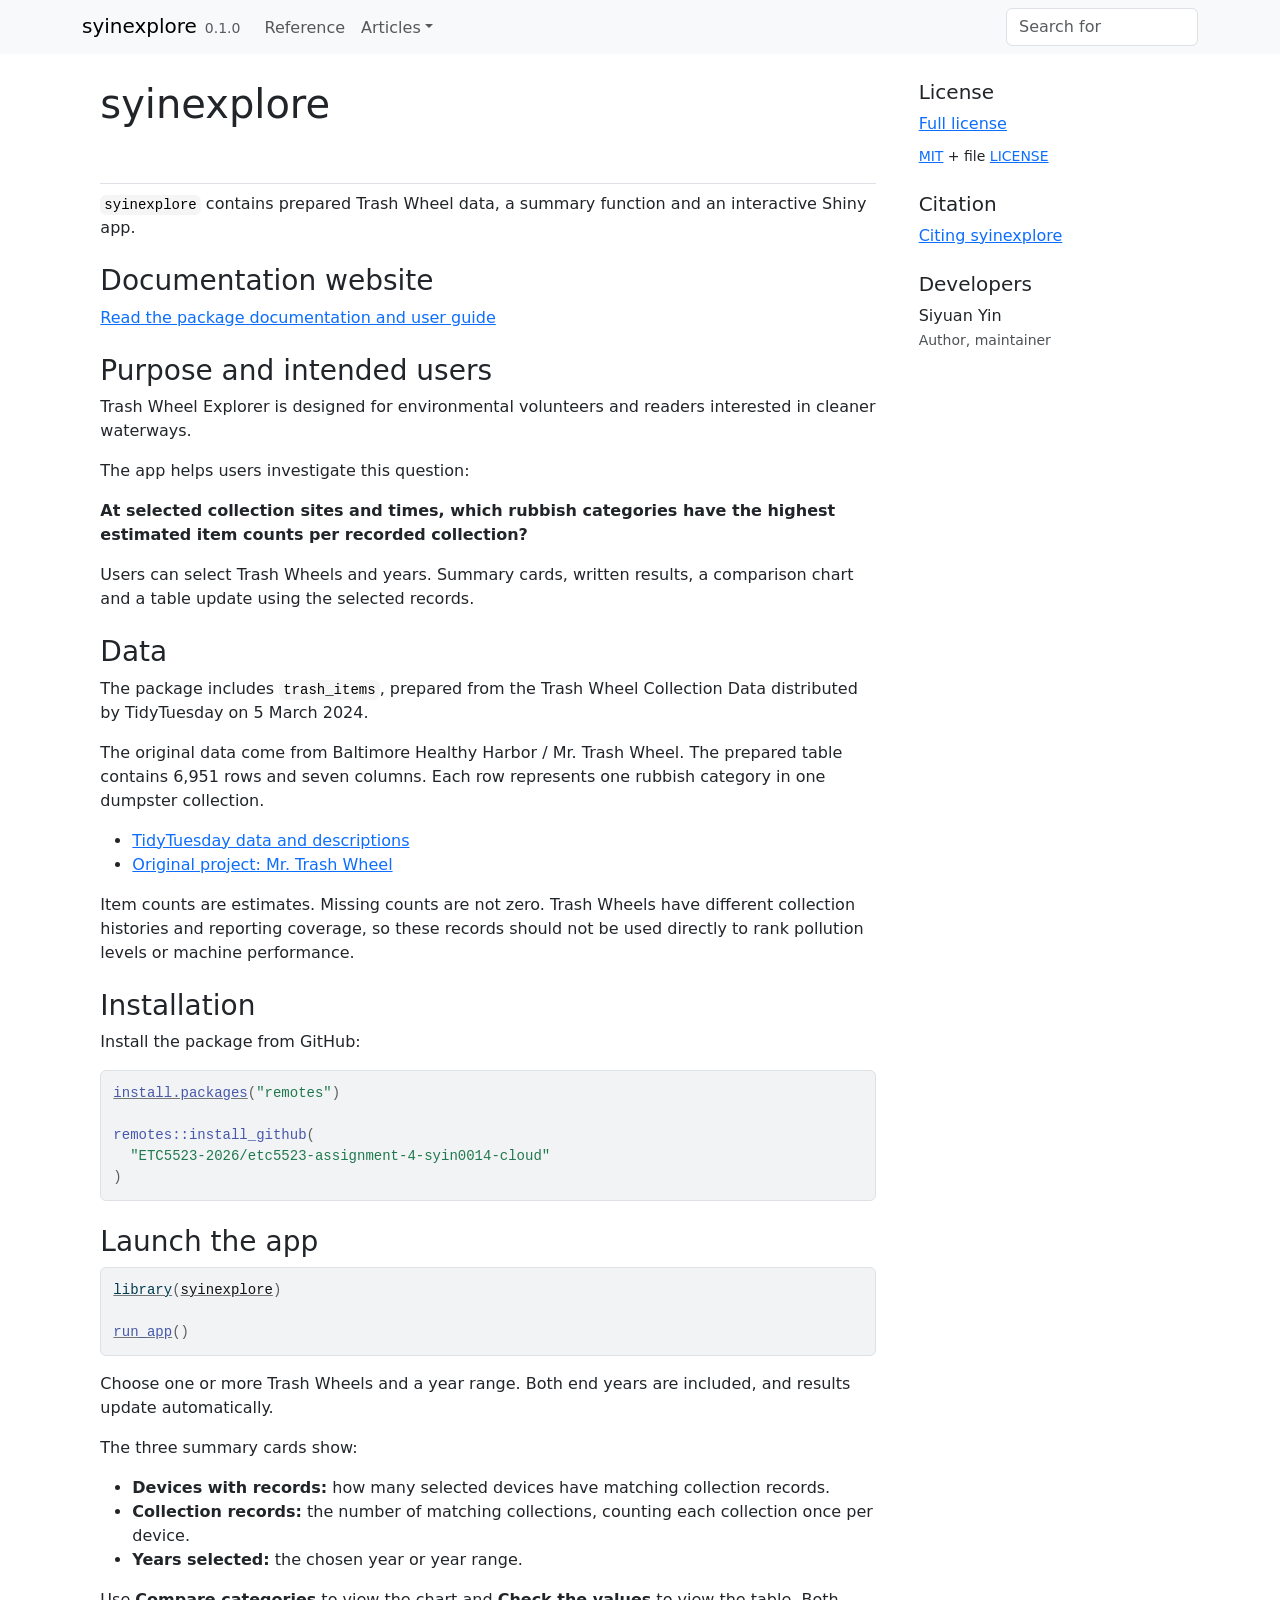
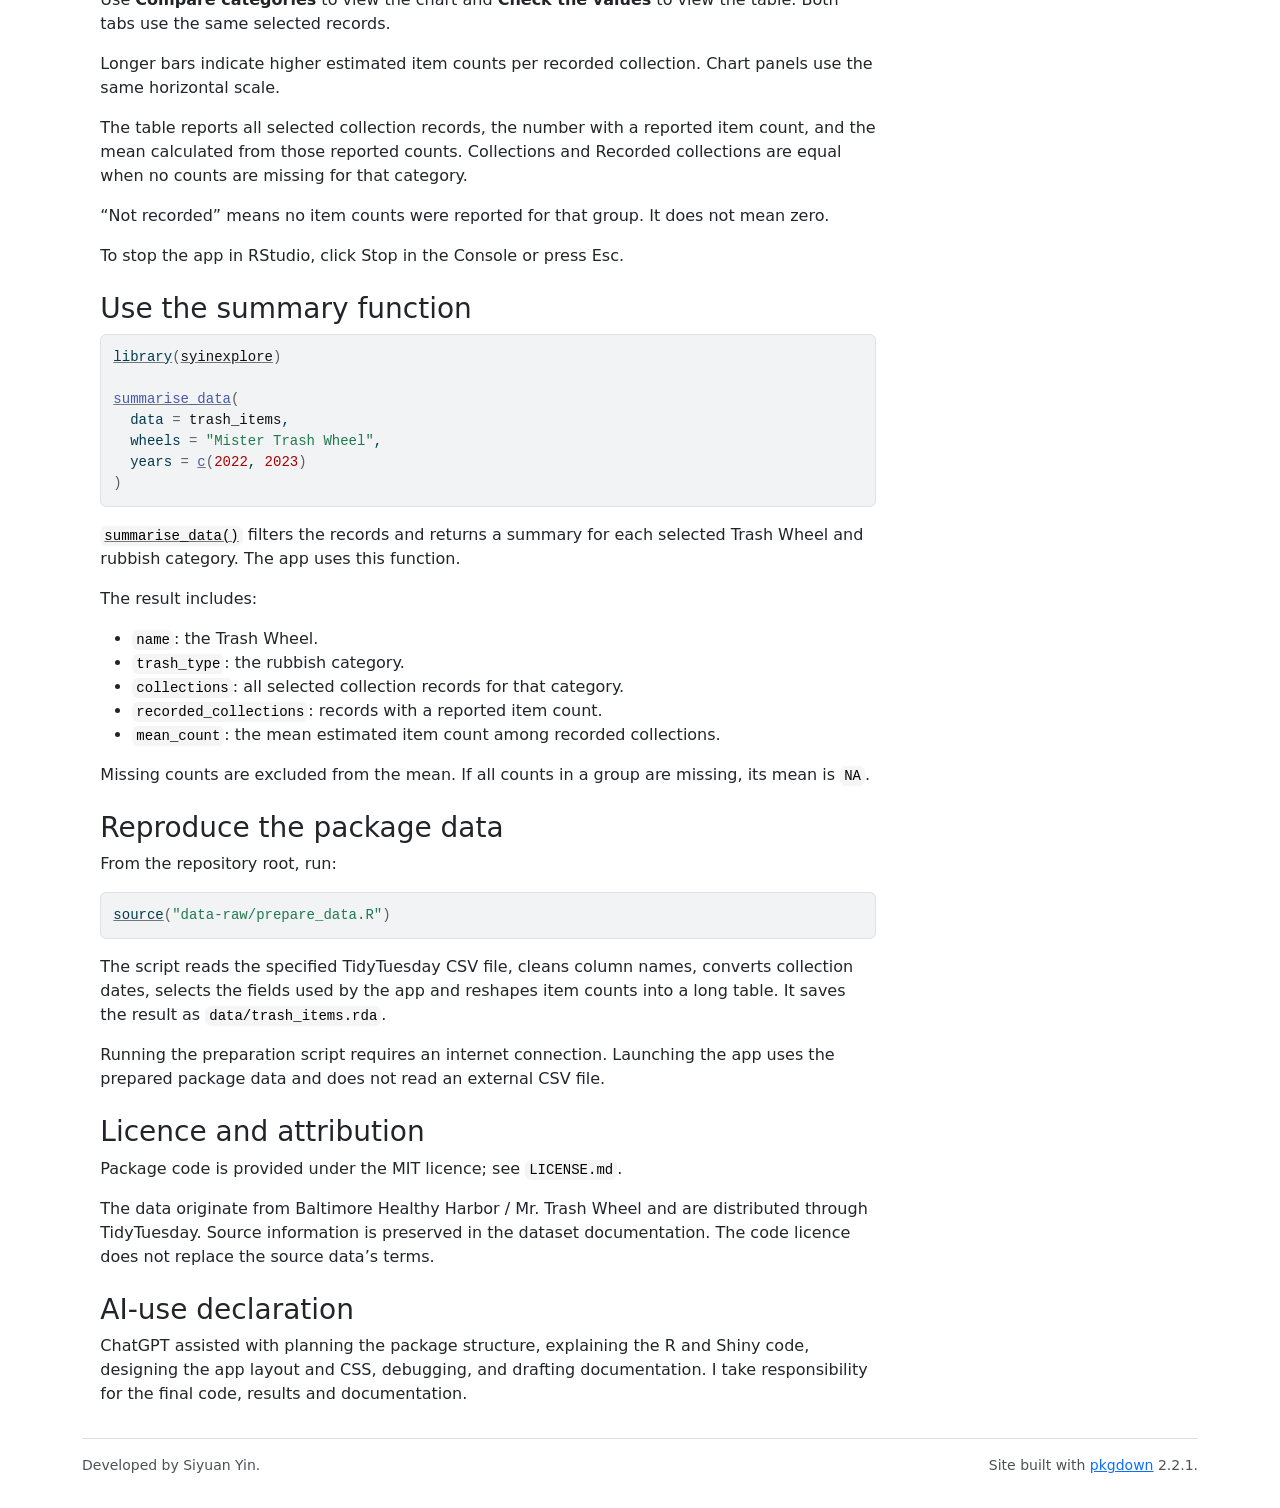
<file: index.html>
<!DOCTYPE html>
<!-- Generated by pkgdown: do not edit by hand --><html lang="en">
<head>
<meta charset="UTF-8">
<meta http-equiv="X-UA-Compatible" content="IE=edge">
<meta name="viewport" content="width=device-width, initial-scale=1, shrink-to-fit=no">
<title>Explore Baltimore Trash Wheel Collections • syinexplore</title>
<script src="deps/jquery-3.6.0/jquery-3.6.0.min.js"></script><meta name="viewport" content="width=device-width, initial-scale=1, shrink-to-fit=no">
<link href="deps/bootstrap-5.3.8/bootstrap.min.css" rel="stylesheet">
<script src="deps/bootstrap-5.3.8/bootstrap.bundle.min.js"></script><link href="deps/font-awesome-6.5.2/css/all.min.css" rel="stylesheet">
<link href="deps/font-awesome-6.5.2/css/v4-shims.min.css" rel="stylesheet">
<script src="deps/headroom-0.11.0/headroom.min.js"></script><script src="deps/headroom-0.11.0/jQuery.headroom.min.js"></script><script src="deps/bootstrap-toc-1.0.1/bootstrap-toc.min.js"></script><script src="deps/clipboard.js-2.0.11/clipboard.min.js"></script><script src="deps/search-1.0.0/autocomplete.jquery.min.js"></script><script src="deps/search-1.0.0/fuse.min.js"></script><script src="deps/search-1.0.0/mark.min.js"></script><!-- pkgdown --><script src="pkgdown.js"></script><meta property="og:title" content="Explore Baltimore Trash Wheel Collections">
<meta name="description" content="Provides prepared data and an interactive Shiny app for exploring rubbish collected by Baltimore's Trash Wheel family. Users can select collection sites and years to compare estimated item counts per recorded collection. Includes a summary function and documentation explaining the data and its limitations.">
<meta property="og:description" content="Provides prepared data and an interactive Shiny app for exploring rubbish collected by Baltimore's Trash Wheel family. Users can select collection sites and years to compare estimated item counts per recorded collection. Includes a summary function and documentation explaining the data and its limitations.">
</head>
<body>
    <a href="#main" class="visually-hidden-focusable">Skip to contents</a>


    <nav class="navbar navbar-expand-lg fixed-top bg-light" data-bs-theme="light" aria-label="Site navigation"><div class="container">

    <a class="navbar-brand me-2" href="index.html">syinexplore</a>

    <small class="nav-text text-muted me-auto" data-bs-toggle="tooltip" data-bs-placement="bottom" title="">0.1.0</small>


    <button class="navbar-toggler" type="button" data-bs-toggle="collapse" data-bs-target="#navbar" aria-controls="navbar" aria-expanded="false" aria-label="Toggle navigation">
      <span class="navbar-toggler-icon"></span>
    </button>

    <div id="navbar" class="collapse navbar-collapse ms-3">
      <ul class="navbar-nav me-auto">
<li class="nav-item"><a class="nav-link" href="reference/index.html">Reference</a></li>
<li class="nav-item dropdown">
  <button class="nav-link dropdown-toggle" type="button" id="dropdown-articles" data-bs-toggle="dropdown" aria-expanded="false" aria-haspopup="true">Articles</button>
  <ul class="dropdown-menu" aria-labelledby="dropdown-articles">
<li><a class="dropdown-item" href="articles/getting-started.html">Getting started with Trash Wheel Explorer</a></li>
  </ul>
</li>
      </ul>
<ul class="navbar-nav">
<li class="nav-item"><form class="form-inline" role="search">
 <input class="form-control" type="search" name="search-input" id="search-input" autocomplete="off" aria-label="Search site" placeholder="Search for" data-search-index="search.json">
</form></li>
      </ul>
</div>


  </div>
</nav><div class="container template-home">
<div class="row">
  <main id="main" class="col-md-9"><div class="section level1">
<div class="page-header"><h1 id="syinexplore">syinexplore<a class="anchor" aria-label="anchor" href="#syinexplore"></a>
</h1></div>
<p><code>syinexplore</code> contains prepared Trash Wheel data, a summary function and an interactive Shiny app.</p>
<div class="section level2">
<h2 id="documentation-website">Documentation website<a class="anchor" aria-label="anchor" href="#documentation-website"></a>
</h2>
<p><a href="https://etc5523-2026.github.io/etc5523-assignment-4-syin0014-cloud/">Read the package documentation and user guide</a></p>
</div>
<div class="section level2">
<h2 id="purpose-and-intended-users">Purpose and intended users<a class="anchor" aria-label="anchor" href="#purpose-and-intended-users"></a>
</h2>
<p>Trash Wheel Explorer is designed for environmental volunteers and readers interested in cleaner waterways.</p>
<p>The app helps users investigate this question:</p>
<p><strong>At selected collection sites and times, which rubbish categories have the highest estimated item counts per recorded collection?</strong></p>
<p>Users can select Trash Wheels and years. Summary cards, written results, a comparison chart and a table update using the selected records.</p>
</div>
<div class="section level2">
<h2 id="data">Data<a class="anchor" aria-label="anchor" href="#data"></a>
</h2>
<p>The package includes <code>trash_items</code>, prepared from the Trash Wheel Collection Data distributed by TidyTuesday on 5 March 2024.</p>
<p>The original data come from Baltimore Healthy Harbor / Mr. Trash Wheel. The prepared table contains 6,951 rows and seven columns. Each row represents one rubbish category in one dumpster collection.</p>
<ul>
<li><a href="https://github.com/rfordatascience/tidytuesday/tree/main/data/2024/2024-03-05" class="external-link">TidyTuesday data and descriptions</a></li>
<li><a href="https://www.mrtrashwheel.com/" class="external-link">Original project: Mr. Trash Wheel</a></li>
</ul>
<p>Item counts are estimates. Missing counts are not zero. Trash Wheels have different collection histories and reporting coverage, so these records should not be used directly to rank pollution levels or machine performance.</p>
</div>
<div class="section level2">
<h2 id="installation">Installation<a class="anchor" aria-label="anchor" href="#installation"></a>
</h2>
<p>Install the package from GitHub:</p>
<div class="sourceCode" id="cb1"><pre class="downlit sourceCode r">
<code class="sourceCode R"><span><span class="fu"><a href="https://rdrr.io/r/utils/install.packages.html" class="external-link">install.packages</a></span><span class="op">(</span><span class="st">"remotes"</span><span class="op">)</span></span>
<span></span>
<span><span class="fu">remotes</span><span class="fu">::</span><span class="fu">install_github</span><span class="op">(</span></span>
<span>  <span class="st">"ETC5523-2026/etc5523-assignment-4-syin0014-cloud"</span></span>
<span><span class="op">)</span></span></code></pre></div>
</div>
<div class="section level2">
<h2 id="launch-the-app">Launch the app<a class="anchor" aria-label="anchor" href="#launch-the-app"></a>
</h2>
<div class="sourceCode" id="cb2"><pre class="downlit sourceCode r">
<code class="sourceCode R"><span><span class="kw"><a href="https://rdrr.io/r/base/library.html" class="external-link">library</a></span><span class="op">(</span><span class="va"><a href="https://etc5523-2026.github.io/etc5523-assignment-4-syin0014-cloud/">syinexplore</a></span><span class="op">)</span></span>
<span></span>
<span><span class="fu"><a href="reference/run_app.html">run_app</a></span><span class="op">(</span><span class="op">)</span></span></code></pre></div>
<p>Choose one or more Trash Wheels and a year range. Both end years are included, and results update automatically.</p>
<p>The three summary cards show:</p>
<ul>
<li>
<strong>Devices with records:</strong> how many selected devices have matching collection records.</li>
<li>
<strong>Collection records:</strong> the number of matching collections, counting each collection once per device.</li>
<li>
<strong>Years selected:</strong> the chosen year or year range.</li>
</ul>
<p>Use <strong>Compare categories</strong> to view the chart and <strong>Check the values</strong> to view the table. Both tabs use the same selected records.</p>
<p>Longer bars indicate higher estimated item counts per recorded collection. Chart panels use the same horizontal scale.</p>
<p>The table reports all selected collection records, the number with a reported item count, and the mean calculated from those reported counts. Collections and Recorded collections are equal when no counts are missing for that category.</p>
<p>“Not recorded” means no item counts were reported for that group. It does not mean zero.</p>
<p>To stop the app in RStudio, click Stop in the Console or press Esc.</p>
</div>
<div class="section level2">
<h2 id="use-the-summary-function">Use the summary function<a class="anchor" aria-label="anchor" href="#use-the-summary-function"></a>
</h2>
<div class="sourceCode" id="cb3"><pre class="downlit sourceCode r">
<code class="sourceCode R"><span><span class="kw"><a href="https://rdrr.io/r/base/library.html" class="external-link">library</a></span><span class="op">(</span><span class="va"><a href="https://etc5523-2026.github.io/etc5523-assignment-4-syin0014-cloud/">syinexplore</a></span><span class="op">)</span></span>
<span></span>
<span><span class="fu"><a href="reference/summarise_data.html">summarise_data</a></span><span class="op">(</span></span>
<span>  data <span class="op">=</span> <span class="va">trash_items</span>,</span>
<span>  wheels <span class="op">=</span> <span class="st">"Mister Trash Wheel"</span>,</span>
<span>  years <span class="op">=</span> <span class="fu"><a href="https://rdrr.io/r/base/c.html" class="external-link">c</a></span><span class="op">(</span><span class="fl">2022</span>, <span class="fl">2023</span><span class="op">)</span></span>
<span><span class="op">)</span></span></code></pre></div>
<p><code><a href="reference/summarise_data.html">summarise_data()</a></code> filters the records and returns a summary for each selected Trash Wheel and rubbish category. The app uses this function.</p>
<p>The result includes:</p>
<ul>
<li>
<code>name</code>: the Trash Wheel.</li>
<li>
<code>trash_type</code>: the rubbish category.</li>
<li>
<code>collections</code>: all selected collection records for that category.</li>
<li>
<code>recorded_collections</code>: records with a reported item count.</li>
<li>
<code>mean_count</code>: the mean estimated item count among recorded collections.</li>
</ul>
<p>Missing counts are excluded from the mean. If all counts in a group are missing, its mean is <code>NA</code>.</p>
</div>
<div class="section level2">
<h2 id="reproduce-the-package-data">Reproduce the package data<a class="anchor" aria-label="anchor" href="#reproduce-the-package-data"></a>
</h2>
<p>From the repository root, run:</p>
<div class="sourceCode" id="cb4"><pre class="downlit sourceCode r">
<code class="sourceCode R"><span><span class="kw"><a href="https://rdrr.io/r/base/source.html" class="external-link">source</a></span><span class="op">(</span><span class="st">"data-raw/prepare_data.R"</span><span class="op">)</span></span></code></pre></div>
<p>The script reads the specified TidyTuesday CSV file, cleans column names, converts collection dates, selects the fields used by the app and reshapes item counts into a long table. It saves the result as <code>data/trash_items.rda</code>.</p>
<p>Running the preparation script requires an internet connection. Launching the app uses the prepared package data and does not read an external CSV file.</p>
</div>
<div class="section level2">
<h2 id="licence-and-attribution">Licence and attribution<a class="anchor" aria-label="anchor" href="#licence-and-attribution"></a>
</h2>
<p>Package code is provided under the MIT licence; see <code>LICENSE.md</code>.</p>
<p>The data originate from Baltimore Healthy Harbor / Mr. Trash Wheel and are distributed through TidyTuesday. Source information is preserved in the dataset documentation. The code licence does not replace the source data’s terms.</p>
</div>
<div class="section level2">
<h2 id="ai-use-declaration">AI-use declaration<a class="anchor" aria-label="anchor" href="#ai-use-declaration"></a>
</h2>
<p>ChatGPT assisted with planning the package structure, explaining the R and Shiny code, designing the app layout and CSS, debugging, and drafting documentation. I take responsibility for the final code, results and documentation.</p>
</div>
</div>
  </main><aside class="col-md-3"><div class="license">
<h2 data-toc-skip>License</h2>
<ul class="list-unstyled">
<li><a href="LICENSE.html">Full license</a></li>
<li><small><a href="https://opensource.org/licenses/mit-license.php" class="external-link">MIT</a> + file <a href="LICENSE-text.html">LICENSE</a></small></li>
</ul>
</div>


<div class="citation">
<h2 data-toc-skip>Citation</h2>
<ul class="list-unstyled">
<li><a href="authors.html#citation">Citing syinexplore</a></li>
</ul>
</div>

<div class="developers">
<h2 data-toc-skip>Developers</h2>
<ul class="list-unstyled">
<li>Siyuan Yin <br><small class="roles"> Author, maintainer </small>   </li>
</ul>
</div>



  </aside>
</div>


    <footer><div class="pkgdown-footer-left">
  <p>Developed by Siyuan Yin.</p>
</div>

<div class="pkgdown-footer-right">
  <p>Site built with <a href="https://pkgdown.r-lib.org/" class="external-link">pkgdown</a> 2.2.1.</p>
</div>

    </footer>
</div>





  </body>
</html>
</file>
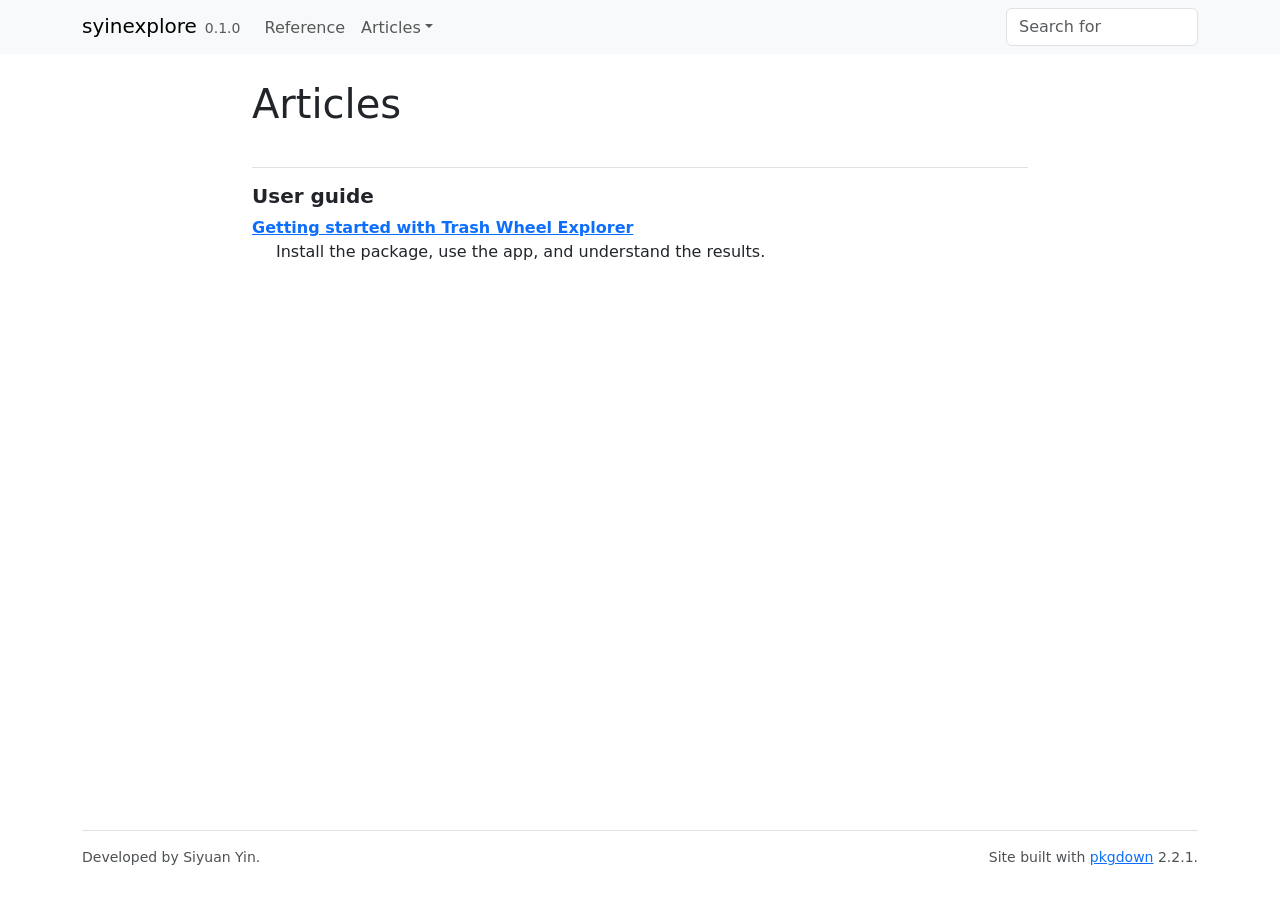
<file: articles/index.html>
<!DOCTYPE html>
<!-- Generated by pkgdown: do not edit by hand --><html lang="en"><head><meta charset="UTF-8"><meta http-equiv="X-UA-Compatible" content="IE=edge"><meta name="viewport" content="width=device-width, initial-scale=1, shrink-to-fit=no"><title>Articles • syinexplore</title><script src="../deps/jquery-3.6.0/jquery-3.6.0.min.js"></script><meta name="viewport" content="width=device-width, initial-scale=1, shrink-to-fit=no"><link href="../deps/bootstrap-5.3.8/bootstrap.min.css" rel="stylesheet"><script src="../deps/bootstrap-5.3.8/bootstrap.bundle.min.js"></script><link href="../deps/font-awesome-6.5.2/css/all.min.css" rel="stylesheet"><link href="../deps/font-awesome-6.5.2/css/v4-shims.min.css" rel="stylesheet"><script src="../deps/headroom-0.11.0/headroom.min.js"></script><script src="../deps/headroom-0.11.0/jQuery.headroom.min.js"></script><script src="../deps/bootstrap-toc-1.0.1/bootstrap-toc.min.js"></script><script src="../deps/clipboard.js-2.0.11/clipboard.min.js"></script><script src="../deps/search-1.0.0/autocomplete.jquery.min.js"></script><script src="../deps/search-1.0.0/fuse.min.js"></script><script src="../deps/search-1.0.0/mark.min.js"></script><!-- pkgdown --><script src="../pkgdown.js"></script><meta property="og:title" content="Articles"></head><body>
    <a href="#main" class="visually-hidden-focusable">Skip to contents</a>


    <nav class="navbar navbar-expand-lg fixed-top bg-light" data-bs-theme="light" aria-label="Site navigation"><div class="container">

    <a class="navbar-brand me-2" href="../index.html">syinexplore</a>

    <small class="nav-text text-muted me-auto" data-bs-toggle="tooltip" data-bs-placement="bottom" title="">0.1.0</small>


    <button class="navbar-toggler" type="button" data-bs-toggle="collapse" data-bs-target="#navbar" aria-controls="navbar" aria-expanded="false" aria-label="Toggle navigation">
      <span class="navbar-toggler-icon"></span>
    </button>

    <div id="navbar" class="collapse navbar-collapse ms-3">
      <ul class="navbar-nav me-auto"><li class="nav-item"><a class="nav-link" href="../reference/index.html">Reference</a></li>
<li class="nav-item dropdown">
  <button class="nav-link dropdown-toggle" type="button" id="dropdown-articles" data-bs-toggle="dropdown" aria-expanded="false" aria-haspopup="true">Articles</button>
  <ul class="dropdown-menu" aria-labelledby="dropdown-articles"><li><a class="dropdown-item" href="../articles/getting-started.html">Getting started with Trash Wheel Explorer</a></li>
  </ul></li>
      </ul><ul class="navbar-nav"><li class="nav-item"><form class="form-inline" role="search">
 <input class="form-control" type="search" name="search-input" id="search-input" autocomplete="off" aria-label="Search site" placeholder="Search for" data-search-index="../search.json"></form></li>
      </ul></div>


  </div>
</nav><div class="container template-article-index">
<div class="row">
  <main id="main" class="col-md-9"><div class="page-header">

      <h1>Articles</h1>
    </div>

    <div class="section ">
      <h3>User guide</h3>
      <div class="section-desc"></div>

      <dl><dt><a href="getting-started.html">Getting started with Trash Wheel Explorer</a></dt>
        <dd><p>Install the package, use the app, and understand the results.</p>
      </dd></dl></div>
  </main></div>


    <footer><div class="pkgdown-footer-left">
  <p>Developed by Siyuan Yin.</p>
</div>

<div class="pkgdown-footer-right">
  <p>Site built with <a href="https://pkgdown.r-lib.org/" class="external-link">pkgdown</a> 2.2.1.</p>
</div>

    </footer></div>





  </body></html>
</file>
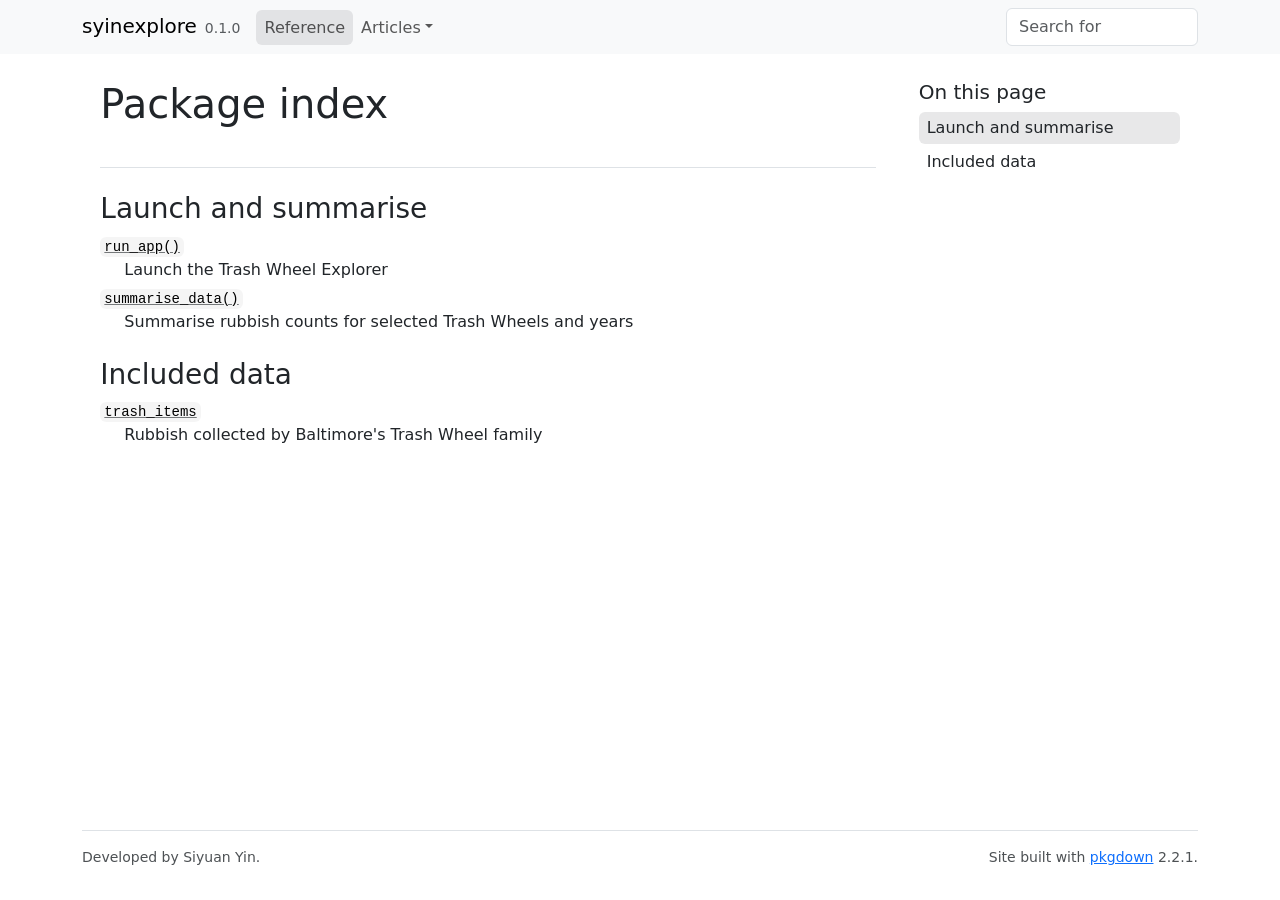
<file: reference/index.html>
<!DOCTYPE html>
<!-- Generated by pkgdown: do not edit by hand --><html lang="en"><head><meta charset="UTF-8"><meta http-equiv="X-UA-Compatible" content="IE=edge"><meta name="viewport" content="width=device-width, initial-scale=1, shrink-to-fit=no"><title>Package index • syinexplore</title><script src="../deps/jquery-3.6.0/jquery-3.6.0.min.js"></script><meta name="viewport" content="width=device-width, initial-scale=1, shrink-to-fit=no"><link href="../deps/bootstrap-5.3.8/bootstrap.min.css" rel="stylesheet"><script src="../deps/bootstrap-5.3.8/bootstrap.bundle.min.js"></script><link href="../deps/font-awesome-6.5.2/css/all.min.css" rel="stylesheet"><link href="../deps/font-awesome-6.5.2/css/v4-shims.min.css" rel="stylesheet"><script src="../deps/headroom-0.11.0/headroom.min.js"></script><script src="../deps/headroom-0.11.0/jQuery.headroom.min.js"></script><script src="../deps/bootstrap-toc-1.0.1/bootstrap-toc.min.js"></script><script src="../deps/clipboard.js-2.0.11/clipboard.min.js"></script><script src="../deps/search-1.0.0/autocomplete.jquery.min.js"></script><script src="../deps/search-1.0.0/fuse.min.js"></script><script src="../deps/search-1.0.0/mark.min.js"></script><!-- pkgdown --><script src="../pkgdown.js"></script><meta property="og:title" content="Package index"></head><body>
    <a href="#main" class="visually-hidden-focusable">Skip to contents</a>


    <nav class="navbar navbar-expand-lg fixed-top bg-light" data-bs-theme="light" aria-label="Site navigation"><div class="container">

    <a class="navbar-brand me-2" href="../index.html">syinexplore</a>

    <small class="nav-text text-muted me-auto" data-bs-toggle="tooltip" data-bs-placement="bottom" title="">0.1.0</small>


    <button class="navbar-toggler" type="button" data-bs-toggle="collapse" data-bs-target="#navbar" aria-controls="navbar" aria-expanded="false" aria-label="Toggle navigation">
      <span class="navbar-toggler-icon"></span>
    </button>

    <div id="navbar" class="collapse navbar-collapse ms-3">
      <ul class="navbar-nav me-auto"><li class="active nav-item"><a class="nav-link" href="../reference/index.html">Reference</a></li>
<li class="nav-item dropdown">
  <button class="nav-link dropdown-toggle" type="button" id="dropdown-articles" data-bs-toggle="dropdown" aria-expanded="false" aria-haspopup="true">Articles</button>
  <ul class="dropdown-menu" aria-labelledby="dropdown-articles"><li><a class="dropdown-item" href="../articles/getting-started.html">Getting started with Trash Wheel Explorer</a></li>
  </ul></li>
      </ul><ul class="navbar-nav"><li class="nav-item"><form class="form-inline" role="search">
 <input class="form-control" type="search" name="search-input" id="search-input" autocomplete="off" aria-label="Search site" placeholder="Search for" data-search-index="../search.json"></form></li>
      </ul></div>


  </div>
</nav><div class="container template-reference-index">
<div class="row">
  <main id="main" class="col-md-9"><div class="page-header">

      <h1>Package index</h1>
    </div>

    <div class="section level2">
      <h2 id="launch-and-summarise">Launch and summarise<a class="anchor" aria-label="anchor" href="#launch-and-summarise"></a></h2>



      <dl></dl></div><div class="section level2">




      <dl><dt>

          <code><a href="run_app.html">run_app()</a></code>

        </dt>
        <dd>Launch the Trash Wheel Explorer</dd>

        <dt>

          <code><a href="summarise_data.html">summarise_data()</a></code>

        </dt>
        <dd>Summarise rubbish counts for selected Trash Wheels and years</dd>
      </dl></div><div class="section level2">
      <h2 id="included-data">Included data<a class="anchor" aria-label="anchor" href="#included-data"></a></h2>



      <dl></dl></div><div class="section level2">




      <dl><dt>

          <code><a href="trash_items.html">trash_items</a></code>

        </dt>
        <dd>Rubbish collected by Baltimore's Trash Wheel family</dd>
      </dl></div>
  </main><aside class="col-md-3"><nav id="toc" aria-label="Table of contents"><h2>On this page</h2>
    </nav></aside></div>


    <footer><div class="pkgdown-footer-left">
  <p>Developed by Siyuan Yin.</p>
</div>

<div class="pkgdown-footer-right">
  <p>Site built with <a href="https://pkgdown.r-lib.org/" class="external-link">pkgdown</a> 2.2.1.</p>
</div>

    </footer></div>





  </body></html>
</file>
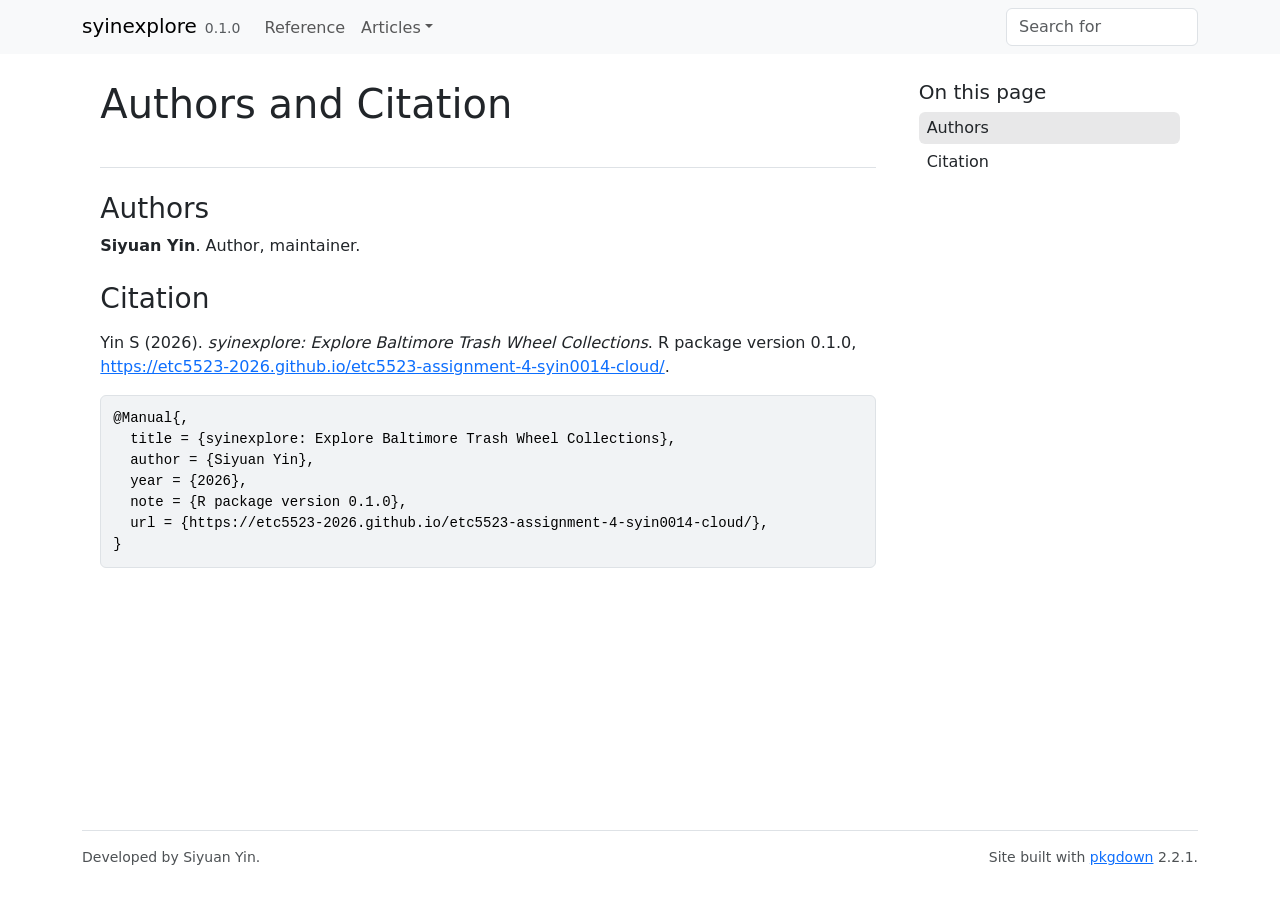
<file: authors.html>
<!DOCTYPE html>
<!-- Generated by pkgdown: do not edit by hand --><html lang="en"><head><meta charset="UTF-8"><meta http-equiv="X-UA-Compatible" content="IE=edge"><meta name="viewport" content="width=device-width, initial-scale=1, shrink-to-fit=no"><title>Authors and Citation • syinexplore</title><script src="deps/jquery-3.6.0/jquery-3.6.0.min.js"></script><meta name="viewport" content="width=device-width, initial-scale=1, shrink-to-fit=no"><link href="deps/bootstrap-5.3.8/bootstrap.min.css" rel="stylesheet"><script src="deps/bootstrap-5.3.8/bootstrap.bundle.min.js"></script><link href="deps/font-awesome-6.5.2/css/all.min.css" rel="stylesheet"><link href="deps/font-awesome-6.5.2/css/v4-shims.min.css" rel="stylesheet"><script src="deps/headroom-0.11.0/headroom.min.js"></script><script src="deps/headroom-0.11.0/jQuery.headroom.min.js"></script><script src="deps/bootstrap-toc-1.0.1/bootstrap-toc.min.js"></script><script src="deps/clipboard.js-2.0.11/clipboard.min.js"></script><script src="deps/search-1.0.0/autocomplete.jquery.min.js"></script><script src="deps/search-1.0.0/fuse.min.js"></script><script src="deps/search-1.0.0/mark.min.js"></script><!-- pkgdown --><script src="pkgdown.js"></script><meta property="og:title" content="Authors and Citation"></head><body>
    <a href="#main" class="visually-hidden-focusable">Skip to contents</a>


    <nav class="navbar navbar-expand-lg fixed-top bg-light" data-bs-theme="light" aria-label="Site navigation"><div class="container">

    <a class="navbar-brand me-2" href="index.html">syinexplore</a>

    <small class="nav-text text-muted me-auto" data-bs-toggle="tooltip" data-bs-placement="bottom" title="">0.1.0</small>


    <button class="navbar-toggler" type="button" data-bs-toggle="collapse" data-bs-target="#navbar" aria-controls="navbar" aria-expanded="false" aria-label="Toggle navigation">
      <span class="navbar-toggler-icon"></span>
    </button>

    <div id="navbar" class="collapse navbar-collapse ms-3">
      <ul class="navbar-nav me-auto"><li class="nav-item"><a class="nav-link" href="reference/index.html">Reference</a></li>
<li class="nav-item dropdown">
  <button class="nav-link dropdown-toggle" type="button" id="dropdown-articles" data-bs-toggle="dropdown" aria-expanded="false" aria-haspopup="true">Articles</button>
  <ul class="dropdown-menu" aria-labelledby="dropdown-articles"><li><a class="dropdown-item" href="articles/getting-started.html">Getting started with Trash Wheel Explorer</a></li>
  </ul></li>
      </ul><ul class="navbar-nav"><li class="nav-item"><form class="form-inline" role="search">
 <input class="form-control" type="search" name="search-input" id="search-input" autocomplete="off" aria-label="Search site" placeholder="Search for" data-search-index="search.json"></form></li>
      </ul></div>


  </div>
</nav><div class="container template-citation-authors">
<div class="row">
  <main id="main" class="col-md-9"><div class="page-header">

      <h1>Authors and Citation</h1>
    </div>

    <div class="section level2">
      <h2>Authors</h2>

      <ul class="list-unstyled"><li>
          <p><strong>Siyuan Yin</strong>. Author, maintainer.
          </p>
        </li>
      </ul></div>

    <div class="section level2">
      <h2 id="citation">Citation</h2>
      <p></p>

      <p>Yin S (2026).
<em>syinexplore: Explore Baltimore Trash Wheel Collections</em>.
R package version 0.1.0, <a href="https://etc5523-2026.github.io/etc5523-assignment-4-syin0014-cloud/">https://etc5523-2026.github.io/etc5523-assignment-4-syin0014-cloud/</a>.
</p>
      <pre>@Manual{,
  title = {syinexplore: Explore Baltimore Trash Wheel Collections},
  author = {Siyuan Yin},
  year = {2026},
  note = {R package version 0.1.0},
  url = {https://etc5523-2026.github.io/etc5523-assignment-4-syin0014-cloud/},
}</pre>
    </div>

  </main><aside class="col-md-3"><nav id="toc" aria-label="Table of contents"><h2>On this page</h2>
    </nav></aside></div>


    <footer><div class="pkgdown-footer-left">
  <p>Developed by Siyuan Yin.</p>
</div>

<div class="pkgdown-footer-right">
  <p>Site built with <a href="https://pkgdown.r-lib.org/" class="external-link">pkgdown</a> 2.2.1.</p>
</div>

    </footer></div>





  </body></html>
</file>
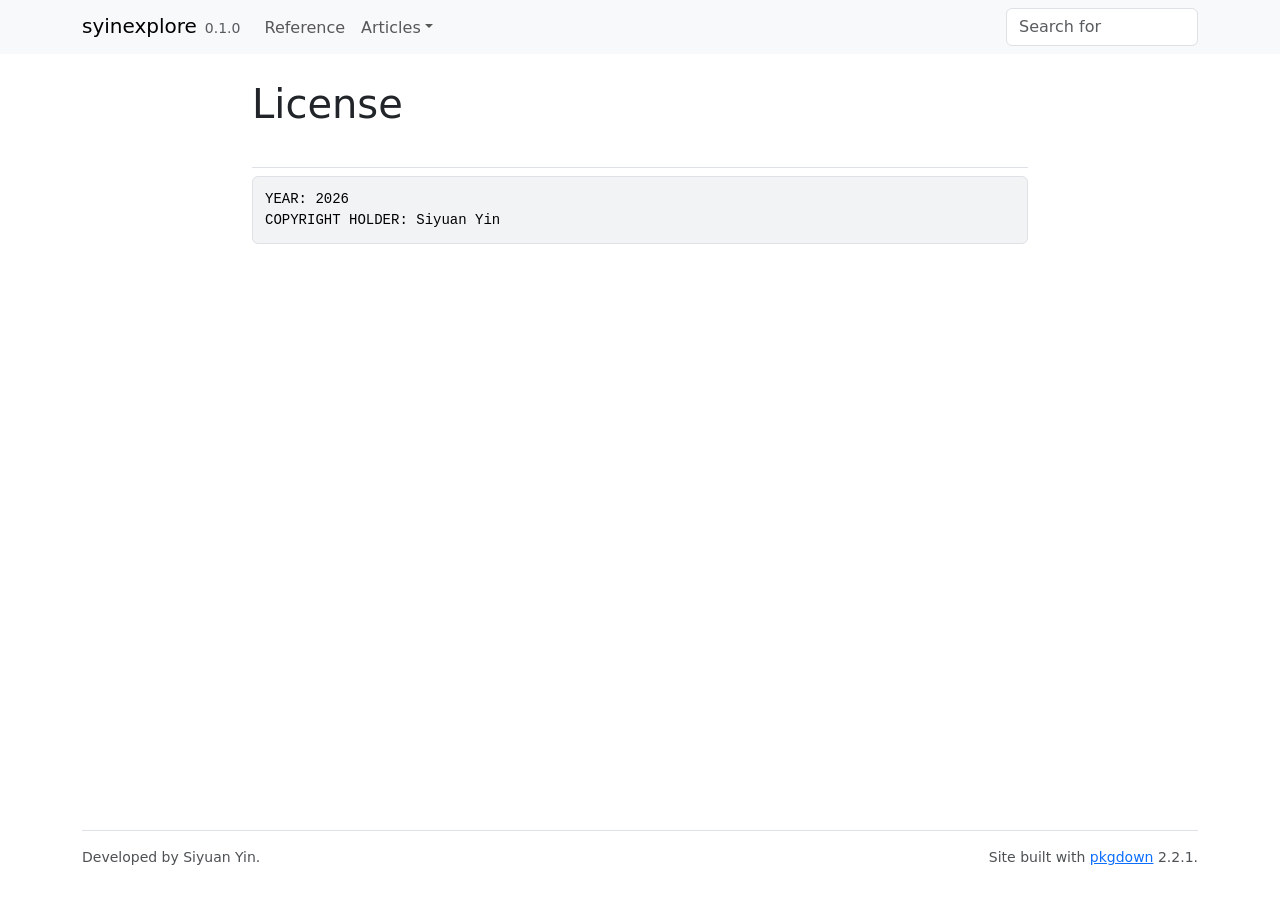
<file: LICENSE-text.html>
<!DOCTYPE html>
<!-- Generated by pkgdown: do not edit by hand --><html lang="en"><head><meta charset="UTF-8"><meta http-equiv="X-UA-Compatible" content="IE=edge"><meta name="viewport" content="width=device-width, initial-scale=1, shrink-to-fit=no"><title>License • syinexplore</title><script src="deps/jquery-3.6.0/jquery-3.6.0.min.js"></script><meta name="viewport" content="width=device-width, initial-scale=1, shrink-to-fit=no"><link href="deps/bootstrap-5.3.8/bootstrap.min.css" rel="stylesheet"><script src="deps/bootstrap-5.3.8/bootstrap.bundle.min.js"></script><link href="deps/font-awesome-6.5.2/css/all.min.css" rel="stylesheet"><link href="deps/font-awesome-6.5.2/css/v4-shims.min.css" rel="stylesheet"><script src="deps/headroom-0.11.0/headroom.min.js"></script><script src="deps/headroom-0.11.0/jQuery.headroom.min.js"></script><script src="deps/bootstrap-toc-1.0.1/bootstrap-toc.min.js"></script><script src="deps/clipboard.js-2.0.11/clipboard.min.js"></script><script src="deps/search-1.0.0/autocomplete.jquery.min.js"></script><script src="deps/search-1.0.0/fuse.min.js"></script><script src="deps/search-1.0.0/mark.min.js"></script><!-- pkgdown --><script src="pkgdown.js"></script><meta property="og:title" content="License"></head><body>
    <a href="#main" class="visually-hidden-focusable">Skip to contents</a>


    <nav class="navbar navbar-expand-lg fixed-top bg-light" data-bs-theme="light" aria-label="Site navigation"><div class="container">

    <a class="navbar-brand me-2" href="index.html">syinexplore</a>

    <small class="nav-text text-muted me-auto" data-bs-toggle="tooltip" data-bs-placement="bottom" title="">0.1.0</small>


    <button class="navbar-toggler" type="button" data-bs-toggle="collapse" data-bs-target="#navbar" aria-controls="navbar" aria-expanded="false" aria-label="Toggle navigation">
      <span class="navbar-toggler-icon"></span>
    </button>

    <div id="navbar" class="collapse navbar-collapse ms-3">
      <ul class="navbar-nav me-auto"><li class="nav-item"><a class="nav-link" href="reference/index.html">Reference</a></li>
<li class="nav-item dropdown">
  <button class="nav-link dropdown-toggle" type="button" id="dropdown-articles" data-bs-toggle="dropdown" aria-expanded="false" aria-haspopup="true">Articles</button>
  <ul class="dropdown-menu" aria-labelledby="dropdown-articles"><li><a class="dropdown-item" href="articles/getting-started.html">Getting started with Trash Wheel Explorer</a></li>
  </ul></li>
      </ul><ul class="navbar-nav"><li class="nav-item"><form class="form-inline" role="search">
 <input class="form-control" type="search" name="search-input" id="search-input" autocomplete="off" aria-label="Search site" placeholder="Search for" data-search-index="search.json"></form></li>
      </ul></div>


  </div>
</nav><div class="container template-title-body">
<div class="row">
  <main id="main" class="col-md-9"><div class="page-header">

      <h1>License</h1>

    </div>

<pre>YEAR: 2026
COPYRIGHT HOLDER: Siyuan Yin
</pre>

  </main></div>


    <footer><div class="pkgdown-footer-left">
  <p>Developed by Siyuan Yin.</p>
</div>

<div class="pkgdown-footer-right">
  <p>Site built with <a href="https://pkgdown.r-lib.org/" class="external-link">pkgdown</a> 2.2.1.</p>
</div>

    </footer></div>





  </body></html>
</file>
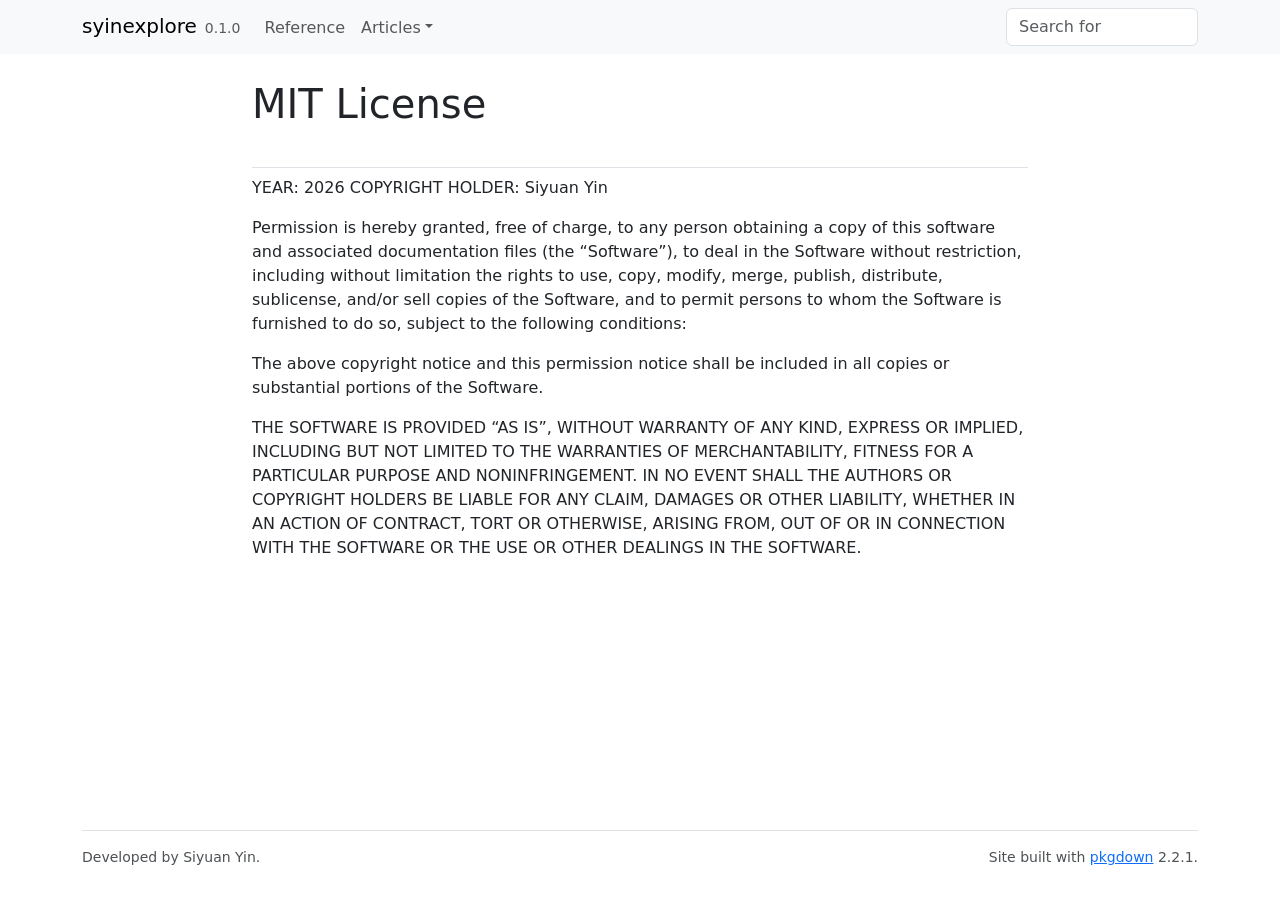
<file: LICENSE.html>
<!DOCTYPE html>
<!-- Generated by pkgdown: do not edit by hand --><html lang="en"><head><meta charset="UTF-8"><meta http-equiv="X-UA-Compatible" content="IE=edge"><meta name="viewport" content="width=device-width, initial-scale=1, shrink-to-fit=no"><title>MIT License • syinexplore</title><script src="deps/jquery-3.6.0/jquery-3.6.0.min.js"></script><meta name="viewport" content="width=device-width, initial-scale=1, shrink-to-fit=no"><link href="deps/bootstrap-5.3.8/bootstrap.min.css" rel="stylesheet"><script src="deps/bootstrap-5.3.8/bootstrap.bundle.min.js"></script><link href="deps/font-awesome-6.5.2/css/all.min.css" rel="stylesheet"><link href="deps/font-awesome-6.5.2/css/v4-shims.min.css" rel="stylesheet"><script src="deps/headroom-0.11.0/headroom.min.js"></script><script src="deps/headroom-0.11.0/jQuery.headroom.min.js"></script><script src="deps/bootstrap-toc-1.0.1/bootstrap-toc.min.js"></script><script src="deps/clipboard.js-2.0.11/clipboard.min.js"></script><script src="deps/search-1.0.0/autocomplete.jquery.min.js"></script><script src="deps/search-1.0.0/fuse.min.js"></script><script src="deps/search-1.0.0/mark.min.js"></script><!-- pkgdown --><script src="pkgdown.js"></script><meta property="og:title" content="MIT License"></head><body>
    <a href="#main" class="visually-hidden-focusable">Skip to contents</a>


    <nav class="navbar navbar-expand-lg fixed-top bg-light" data-bs-theme="light" aria-label="Site navigation"><div class="container">

    <a class="navbar-brand me-2" href="index.html">syinexplore</a>

    <small class="nav-text text-muted me-auto" data-bs-toggle="tooltip" data-bs-placement="bottom" title="">0.1.0</small>


    <button class="navbar-toggler" type="button" data-bs-toggle="collapse" data-bs-target="#navbar" aria-controls="navbar" aria-expanded="false" aria-label="Toggle navigation">
      <span class="navbar-toggler-icon"></span>
    </button>

    <div id="navbar" class="collapse navbar-collapse ms-3">
      <ul class="navbar-nav me-auto"><li class="nav-item"><a class="nav-link" href="reference/index.html">Reference</a></li>
<li class="nav-item dropdown">
  <button class="nav-link dropdown-toggle" type="button" id="dropdown-articles" data-bs-toggle="dropdown" aria-expanded="false" aria-haspopup="true">Articles</button>
  <ul class="dropdown-menu" aria-labelledby="dropdown-articles"><li><a class="dropdown-item" href="articles/getting-started.html">Getting started with Trash Wheel Explorer</a></li>
  </ul></li>
      </ul><ul class="navbar-nav"><li class="nav-item"><form class="form-inline" role="search">
 <input class="form-control" type="search" name="search-input" id="search-input" autocomplete="off" aria-label="Search site" placeholder="Search for" data-search-index="search.json"></form></li>
      </ul></div>


  </div>
</nav><div class="container template-title-body">
<div class="row">
  <main id="main" class="col-md-9"><div class="page-header">

      <h1>MIT License</h1>

    </div>

<div id="mit-license" class="section level1">

<p>YEAR: 2026 COPYRIGHT HOLDER: Siyuan Yin</p>
<p>Permission is hereby granted, free of charge, to any person obtaining a copy of this software and associated documentation files (the “Software”), to deal in the Software without restriction, including without limitation the rights to use, copy, modify, merge, publish, distribute, sublicense, and/or sell copies of the Software, and to permit persons to whom the Software is furnished to do so, subject to the following conditions:</p>
<p>The above copyright notice and this permission notice shall be included in all copies or substantial portions of the Software.</p>
<p>THE SOFTWARE IS PROVIDED “AS IS”, WITHOUT WARRANTY OF ANY KIND, EXPRESS OR IMPLIED, INCLUDING BUT NOT LIMITED TO THE WARRANTIES OF MERCHANTABILITY, FITNESS FOR A PARTICULAR PURPOSE AND NONINFRINGEMENT. IN NO EVENT SHALL THE AUTHORS OR COPYRIGHT HOLDERS BE LIABLE FOR ANY CLAIM, DAMAGES OR OTHER LIABILITY, WHETHER IN AN ACTION OF CONTRACT, TORT OR OTHERWISE, ARISING FROM, OUT OF OR IN CONNECTION WITH THE SOFTWARE OR THE USE OR OTHER DEALINGS IN THE SOFTWARE.</p>
</div>

  </main></div>


    <footer><div class="pkgdown-footer-left">
  <p>Developed by Siyuan Yin.</p>
</div>

<div class="pkgdown-footer-right">
  <p>Site built with <a href="https://pkgdown.r-lib.org/" class="external-link">pkgdown</a> 2.2.1.</p>
</div>

    </footer></div>





  </body></html>
</file>
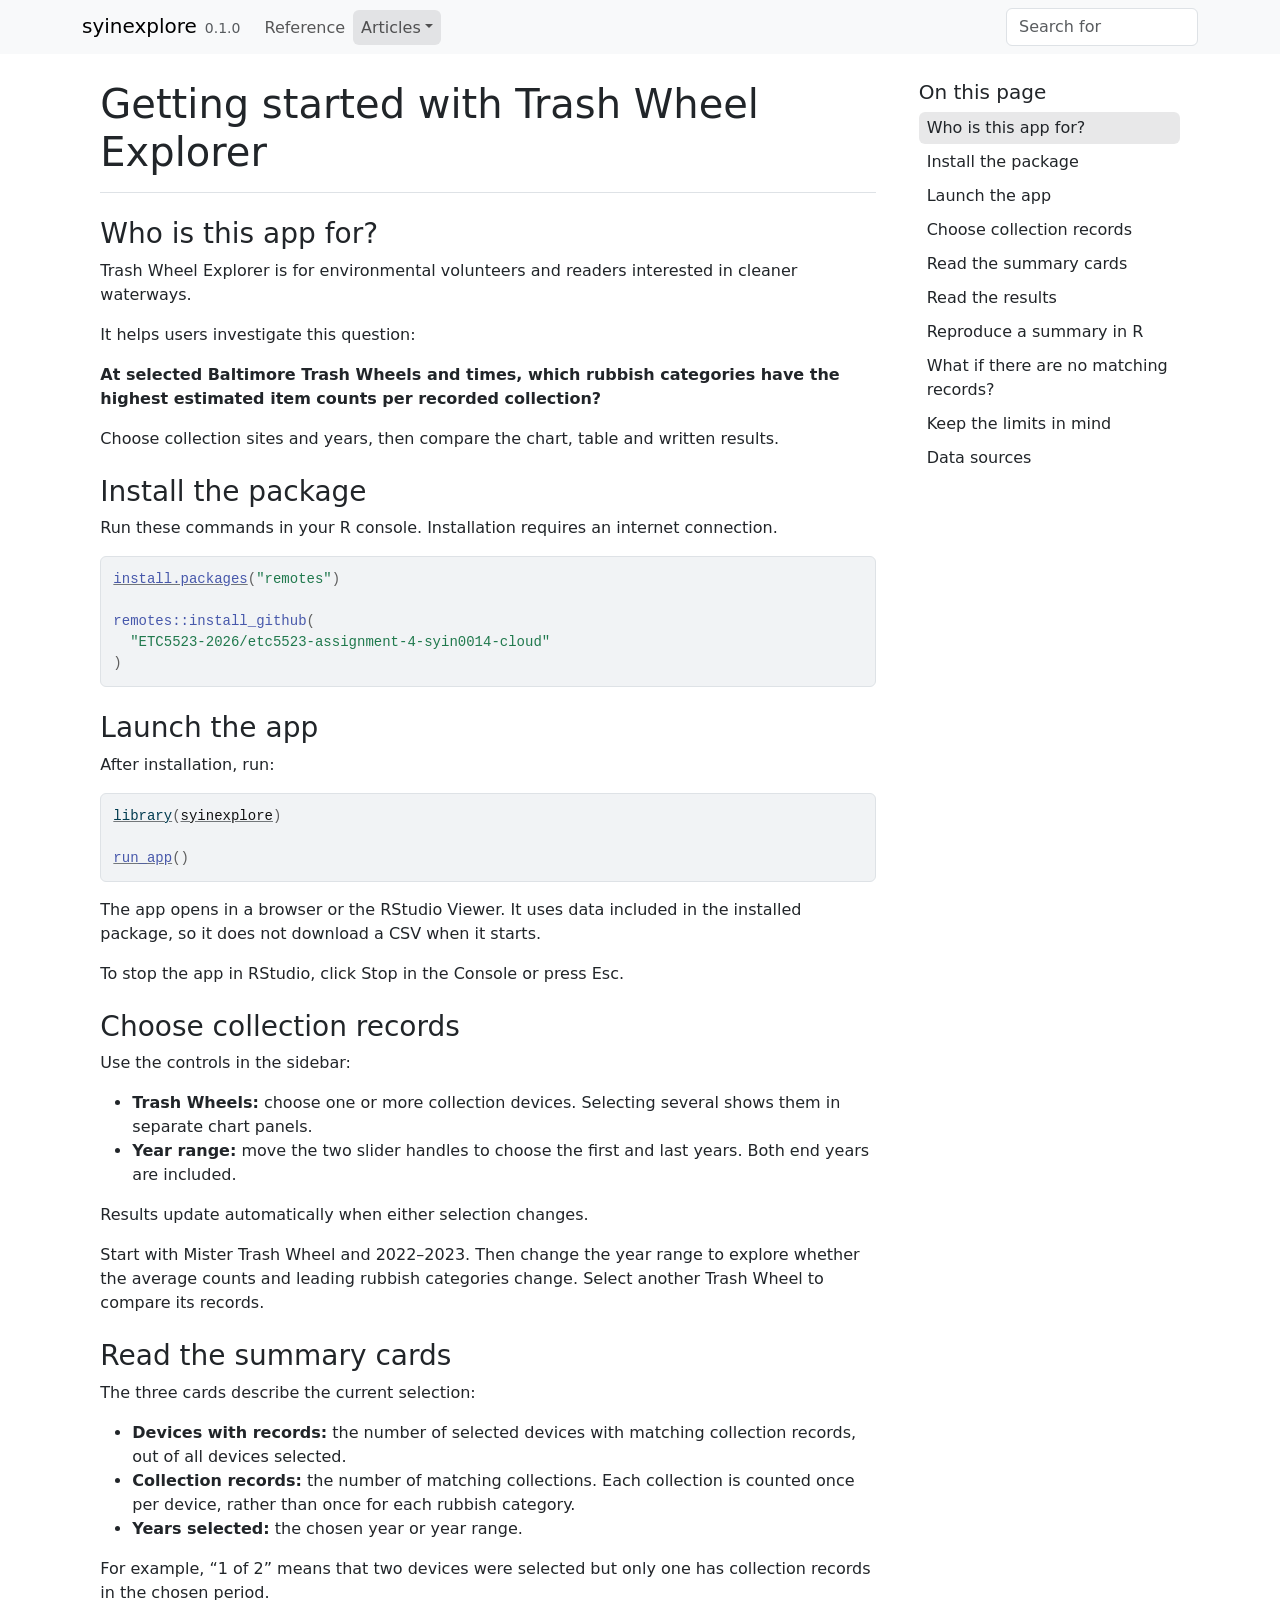
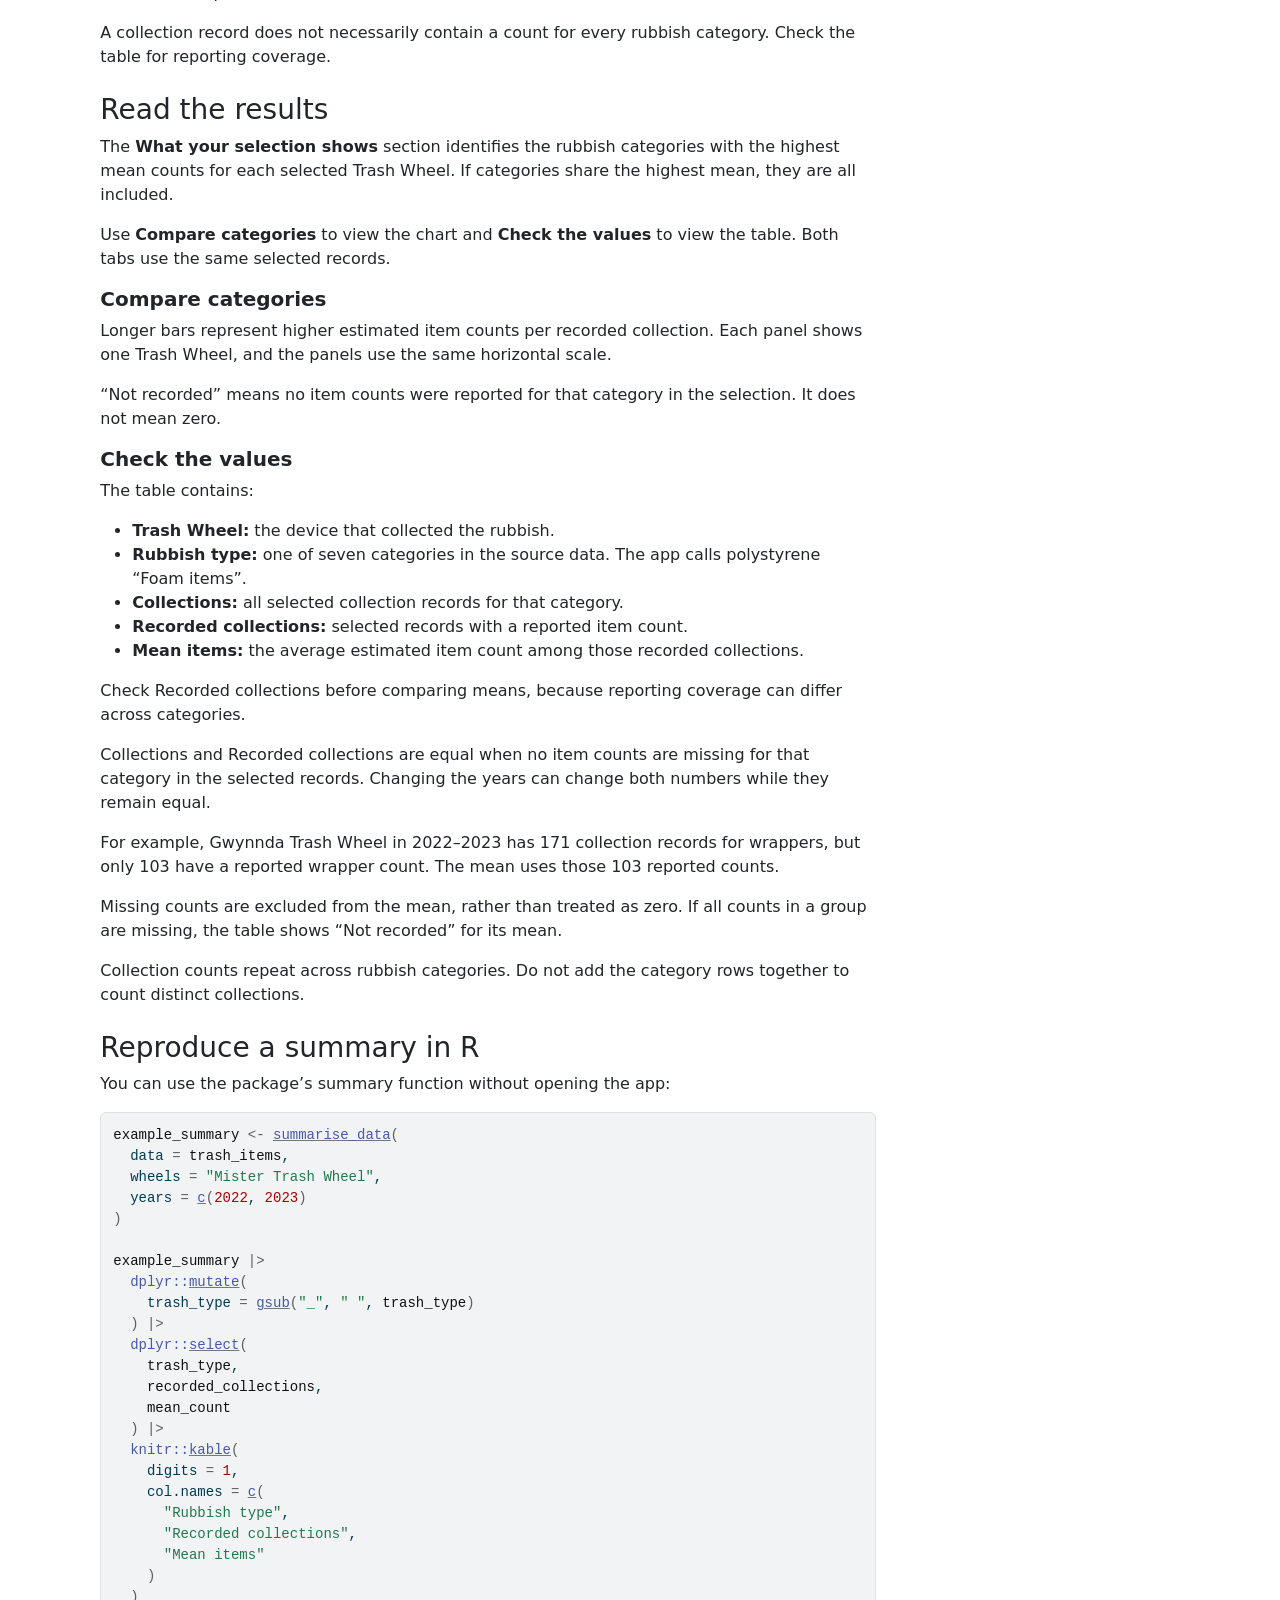
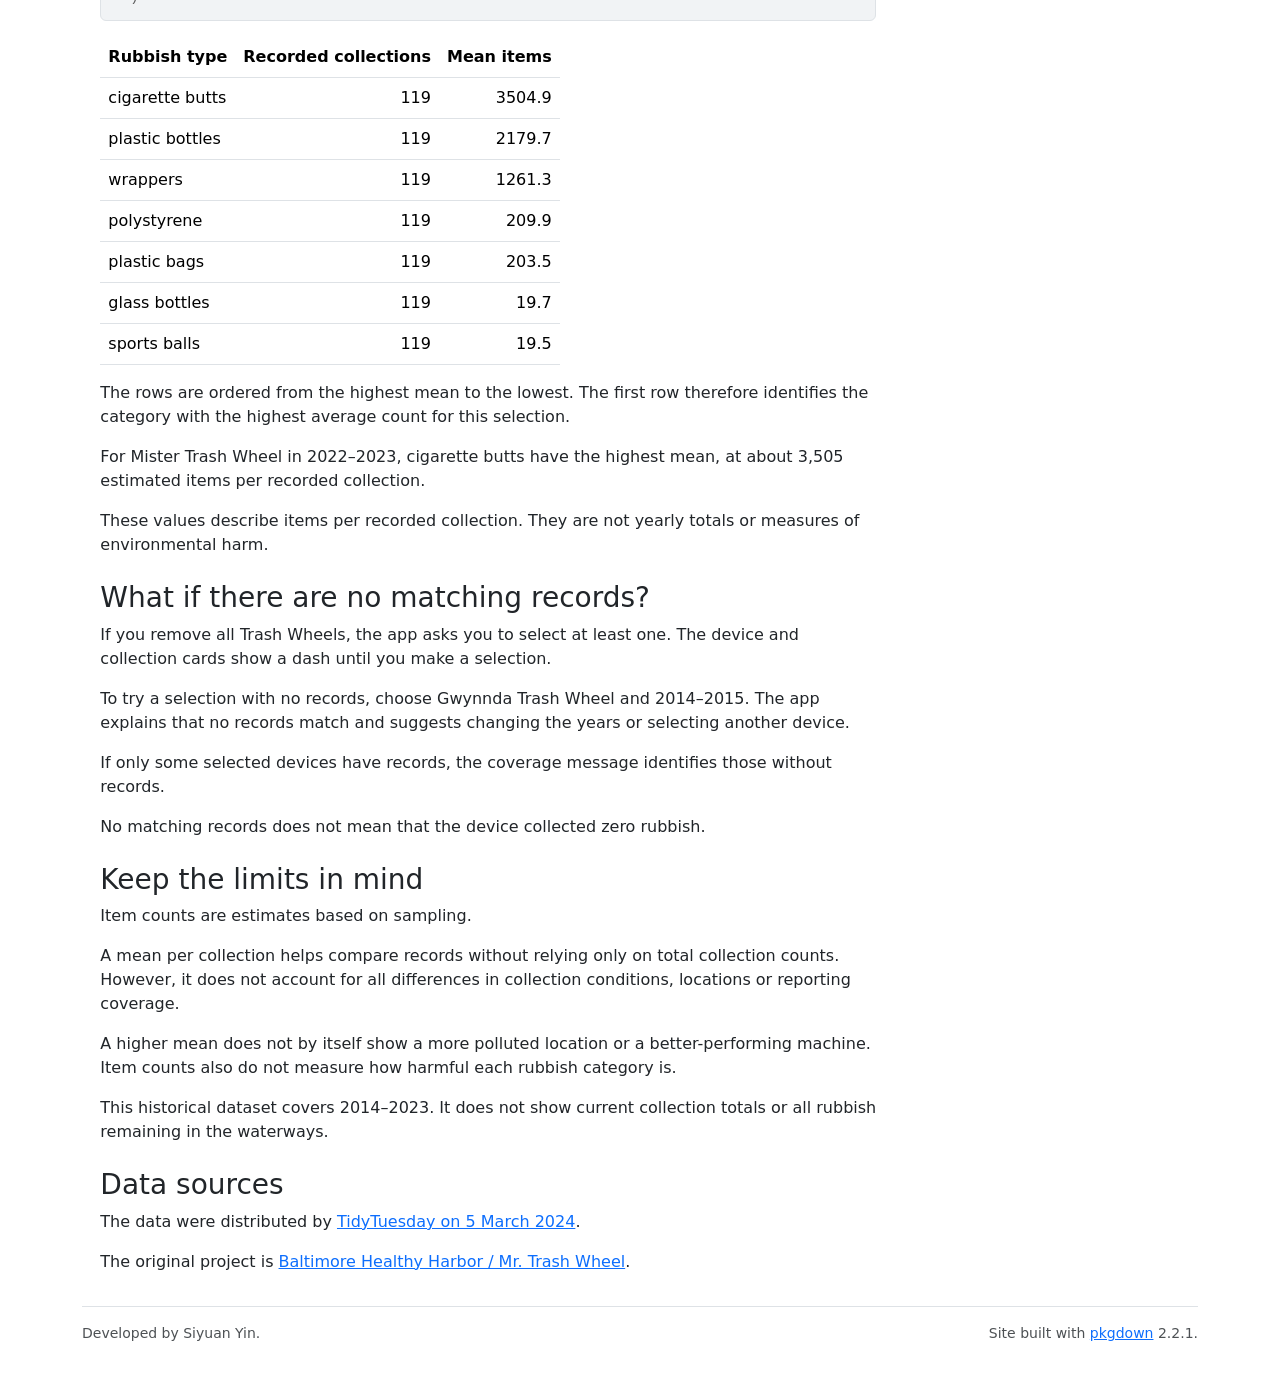
<file: articles/getting-started.html>
<!DOCTYPE html>
<!-- Generated by pkgdown: do not edit by hand --><html lang="en">
<head>
<meta charset="UTF-8">
<meta http-equiv="X-UA-Compatible" content="IE=edge">
<meta name="viewport" content="width=device-width, initial-scale=1, shrink-to-fit=no">
<title>Getting started with Trash Wheel Explorer • syinexplore</title>
<script src="../deps/jquery-3.6.0/jquery-3.6.0.min.js"></script><meta name="viewport" content="width=device-width, initial-scale=1, shrink-to-fit=no">
<link href="../deps/bootstrap-5.3.8/bootstrap.min.css" rel="stylesheet">
<script src="../deps/bootstrap-5.3.8/bootstrap.bundle.min.js"></script><link href="../deps/font-awesome-6.5.2/css/all.min.css" rel="stylesheet">
<link href="../deps/font-awesome-6.5.2/css/v4-shims.min.css" rel="stylesheet">
<script src="../deps/headroom-0.11.0/headroom.min.js"></script><script src="../deps/headroom-0.11.0/jQuery.headroom.min.js"></script><script src="../deps/bootstrap-toc-1.0.1/bootstrap-toc.min.js"></script><script src="../deps/clipboard.js-2.0.11/clipboard.min.js"></script><script src="../deps/search-1.0.0/autocomplete.jquery.min.js"></script><script src="../deps/search-1.0.0/fuse.min.js"></script><script src="../deps/search-1.0.0/mark.min.js"></script><script src="getting-started_files/libs/quarto-html/popper.min.js"></script><script src="getting-started_files/libs/quarto-html/tippy.umd.min.js"></script><link href="getting-started_files/libs/quarto-html/tippy.css" rel="stylesheet">
<link href="getting-started_files/libs/quarto-html/light-border.css" rel="stylesheet">
<!-- pkgdown --><script src="../pkgdown.js"></script><meta property="og:title" content="Getting started with Trash Wheel Explorer">
</head>
<body>
    <a href="#main" class="visually-hidden-focusable">Skip to contents</a>


    <nav class="navbar navbar-expand-lg fixed-top bg-light" data-bs-theme="light" aria-label="Site navigation"><div class="container">

    <a class="navbar-brand me-2" href="../index.html">syinexplore</a>

    <small class="nav-text text-muted me-auto" data-bs-toggle="tooltip" data-bs-placement="bottom" title="">0.1.0</small>


    <button class="navbar-toggler" type="button" data-bs-toggle="collapse" data-bs-target="#navbar" aria-controls="navbar" aria-expanded="false" aria-label="Toggle navigation">
      <span class="navbar-toggler-icon"></span>
    </button>

    <div id="navbar" class="collapse navbar-collapse ms-3">
      <ul class="navbar-nav me-auto">
<li class="nav-item"><a class="nav-link" href="../reference/index.html">Reference</a></li>
<li class="active nav-item dropdown">
  <button class="nav-link dropdown-toggle" type="button" id="dropdown-articles" data-bs-toggle="dropdown" aria-expanded="false" aria-haspopup="true">Articles</button>
  <ul class="dropdown-menu" aria-labelledby="dropdown-articles">
<li><a class="dropdown-item" href="../articles/getting-started.html">Getting started with Trash Wheel Explorer</a></li>
  </ul>
</li>
      </ul>
<ul class="navbar-nav">
<li class="nav-item"><form class="form-inline" role="search">
 <input class="form-control" type="search" name="search-input" id="search-input" autocomplete="off" aria-label="Search site" placeholder="Search for" data-search-index="../search.json">
</form></li>
      </ul>
</div>


  </div>
</nav><div class="container template-quarto">
<div class="row">
  <main id="main" class="col-md-9"><div class="page-header">

      <h1>Getting started with Trash Wheel Explorer</h1>





      <div class="d-none name"><code></code></div>
    </div>






    <section class="level2"><h2 id="who-is-this-app-for">Who is this app for?<a class="anchor" aria-label="anchor" href="#who-is-this-app-for"></a>
</h2>
<p>Trash Wheel Explorer is for environmental volunteers and readers interested in cleaner waterways.</p>
<p>It helps users investigate this question:</p>
<p><strong>At selected Baltimore Trash Wheels and times, which rubbish categories have the highest estimated item counts per recorded collection?</strong></p>
<p>Choose collection sites and years, then compare the chart, table and written results.</p>
</section><section class="level2"><h2 id="install-the-package">Install the package<a class="anchor" aria-label="anchor" href="#install-the-package"></a>
</h2>
<p>Run these commands in your R console. Installation requires an internet connection.</p>
<div class="sourceCode" id="cb1"><pre class="downlit sourceCode r">
<code class="sourceCode R"><span><span class="fu"><a href="https://rdrr.io/r/utils/install.packages.html" class="external-link">install.packages</a></span><span class="op">(</span><span class="st">"remotes"</span><span class="op">)</span></span>
<span></span>
<span><span class="fu">remotes</span><span class="fu">::</span><span class="fu">install_github</span><span class="op">(</span></span>
<span>  <span class="st">"ETC5523-2026/etc5523-assignment-4-syin0014-cloud"</span></span>
<span><span class="op">)</span></span></code></pre></div>
</section><section class="level2"><h2 id="launch-the-app">Launch the app<a class="anchor" aria-label="anchor" href="#launch-the-app"></a>
</h2>
<p>After installation, run:</p>
<div class="sourceCode" id="cb2"><pre class="downlit sourceCode r">
<code class="sourceCode R"><span><span class="kw"><a href="https://rdrr.io/r/base/library.html" class="external-link">library</a></span><span class="op">(</span><span class="va"><a href="https://etc5523-2026.github.io/etc5523-assignment-4-syin0014-cloud/">syinexplore</a></span><span class="op">)</span></span>
<span></span>
<span><span class="fu"><a href="../reference/run_app.html">run_app</a></span><span class="op">(</span><span class="op">)</span></span></code></pre></div>
<p>The app opens in a browser or the RStudio Viewer. It uses data included in the installed package, so it does not download a CSV when it starts.</p>
<p>To stop the app in RStudio, click Stop in the Console or press Esc.</p>
</section><section class="level2"><h2 id="choose-collection-records">Choose collection records<a class="anchor" aria-label="anchor" href="#choose-collection-records"></a>
</h2>
<p>Use the controls in the sidebar:</p>
<ul>
<li>
<strong>Trash Wheels:</strong> choose one or more collection devices. Selecting several shows them in separate chart panels.</li>
<li>
<strong>Year range:</strong> move the two slider handles to choose the first and last years. Both end years are included.</li>
</ul>
<p>Results update automatically when either selection changes.</p>
<p>Start with Mister Trash Wheel and 2022–2023. Then change the year range to explore whether the average counts and leading rubbish categories change. Select another Trash Wheel to compare its records.</p>
</section><section class="level2"><h2 id="read-the-summary-cards">Read the summary cards<a class="anchor" aria-label="anchor" href="#read-the-summary-cards"></a>
</h2>
<p>The three cards describe the current selection:</p>
<ul>
<li>
<strong>Devices with records:</strong> the number of selected devices with matching collection records, out of all devices selected.</li>
<li>
<strong>Collection records:</strong> the number of matching collections. Each collection is counted once per device, rather than once for each rubbish category.</li>
<li>
<strong>Years selected:</strong> the chosen year or year range.</li>
</ul>
<p>For example, “1 of 2” means that two devices were selected but only one has collection records in the chosen period.</p>
<p>A collection record does not necessarily contain a count for every rubbish category. Check the table for reporting coverage.</p>
</section><section class="level2"><h2 id="read-the-results">Read the results<a class="anchor" aria-label="anchor" href="#read-the-results"></a>
</h2>
<p>The <strong>What your selection shows</strong> section identifies the rubbish categories with the highest mean counts for each selected Trash Wheel. If categories share the highest mean, they are all included.</p>
<p>Use <strong>Compare categories</strong> to view the chart and <strong>Check the values</strong> to view the table. Both tabs use the same selected records.</p>
<section class="level3"><h3 id="compare-categories">Compare categories<a class="anchor" aria-label="anchor" href="#compare-categories"></a>
</h3>
<p>Longer bars represent higher estimated item counts per recorded collection. Each panel shows one Trash Wheel, and the panels use the same horizontal scale.</p>
<p>“Not recorded” means no item counts were reported for that category in the selection. It does not mean zero.</p>
</section><section class="level3"><h3 id="check-the-values">Check the values<a class="anchor" aria-label="anchor" href="#check-the-values"></a>
</h3>
<p>The table contains:</p>
<ul>
<li>
<strong>Trash Wheel:</strong> the device that collected the rubbish.</li>
<li>
<strong>Rubbish type:</strong> one of seven categories in the source data. The app calls polystyrene “Foam items”.</li>
<li>
<strong>Collections:</strong> all selected collection records for that category.</li>
<li>
<strong>Recorded collections:</strong> selected records with a reported item count.</li>
<li>
<strong>Mean items:</strong> the average estimated item count among those recorded collections.</li>
</ul>
<p>Check Recorded collections before comparing means, because reporting coverage can differ across categories.</p>
<p>Collections and Recorded collections are equal when no item counts are missing for that category in the selected records. Changing the years can change both numbers while they remain equal.</p>
<p>For example, Gwynnda Trash Wheel in 2022–2023 has 171 collection records for wrappers, but only 103 have a reported wrapper count. The mean uses those 103 reported counts.</p>
<p>Missing counts are excluded from the mean, rather than treated as zero. If all counts in a group are missing, the table shows “Not recorded” for its mean.</p>
<p>Collection counts repeat across rubbish categories. Do not add the category rows together to count distinct collections.</p>
</section></section><section class="level2"><h2 id="reproduce-a-summary-in-r">Reproduce a summary in R<a class="anchor" aria-label="anchor" href="#reproduce-a-summary-in-r"></a>
</h2>
<p>You can use the package’s summary function without opening the app:</p>
<div class="cell">
<div class="sourceCode cell-code" id="cb3"><pre class="downlit sourceCode r">
<code class="sourceCode R"><span><span class="va">example_summary</span> <span class="op">&lt;-</span> <span class="fu"><a href="../reference/summarise_data.html">summarise_data</a></span><span class="op">(</span></span>
<span>  data <span class="op">=</span> <span class="va">trash_items</span>,</span>
<span>  wheels <span class="op">=</span> <span class="st">"Mister Trash Wheel"</span>,</span>
<span>  years <span class="op">=</span> <span class="fu"><a href="https://rdrr.io/r/base/c.html" class="external-link">c</a></span><span class="op">(</span><span class="fl">2022</span>, <span class="fl">2023</span><span class="op">)</span></span>
<span><span class="op">)</span></span>
<span></span>
<span><span class="va">example_summary</span> <span class="op">|&gt;</span></span>
<span>  <span class="fu">dplyr</span><span class="fu">::</span><span class="fu"><a href="https://dplyr.tidyverse.org/reference/mutate.html" class="external-link">mutate</a></span><span class="op">(</span></span>
<span>    trash_type <span class="op">=</span> <span class="fu"><a href="https://rdrr.io/r/base/grep.html" class="external-link">gsub</a></span><span class="op">(</span><span class="st">"_"</span>, <span class="st">" "</span>, <span class="va">trash_type</span><span class="op">)</span></span>
<span>  <span class="op">)</span> <span class="op">|&gt;</span></span>
<span>  <span class="fu">dplyr</span><span class="fu">::</span><span class="fu"><a href="https://dplyr.tidyverse.org/reference/select.html" class="external-link">select</a></span><span class="op">(</span></span>
<span>    <span class="va">trash_type</span>,</span>
<span>    <span class="va">recorded_collections</span>,</span>
<span>    <span class="va">mean_count</span></span>
<span>  <span class="op">)</span> <span class="op">|&gt;</span></span>
<span>  <span class="fu">knitr</span><span class="fu">::</span><span class="fu"><a href="https://rdrr.io/pkg/knitr/man/kable.html" class="external-link">kable</a></span><span class="op">(</span></span>
<span>    digits <span class="op">=</span> <span class="fl">1</span>,</span>
<span>    col.names <span class="op">=</span> <span class="fu"><a href="https://rdrr.io/r/base/c.html" class="external-link">c</a></span><span class="op">(</span></span>
<span>      <span class="st">"Rubbish type"</span>,</span>
<span>      <span class="st">"Recorded collections"</span>,</span>
<span>      <span class="st">"Mean items"</span></span>
<span>    <span class="op">)</span></span>
<span>  <span class="op">)</span></span></code></pre></div>
<div class="cell-output-display">
<table class="table caption-top">
<thead><tr class="header">
<th style="text-align: left;">Rubbish type</th>
<th style="text-align: right;">Recorded collections</th>
<th style="text-align: right;">Mean items</th>
</tr></thead>
<tbody>
<tr class="odd">
<td style="text-align: left;">cigarette butts</td>
<td style="text-align: right;">119</td>
<td style="text-align: right;">3504.9</td>
</tr>
<tr class="even">
<td style="text-align: left;">plastic bottles</td>
<td style="text-align: right;">119</td>
<td style="text-align: right;">2179.7</td>
</tr>
<tr class="odd">
<td style="text-align: left;">wrappers</td>
<td style="text-align: right;">119</td>
<td style="text-align: right;">1261.3</td>
</tr>
<tr class="even">
<td style="text-align: left;">polystyrene</td>
<td style="text-align: right;">119</td>
<td style="text-align: right;">209.9</td>
</tr>
<tr class="odd">
<td style="text-align: left;">plastic bags</td>
<td style="text-align: right;">119</td>
<td style="text-align: right;">203.5</td>
</tr>
<tr class="even">
<td style="text-align: left;">glass bottles</td>
<td style="text-align: right;">119</td>
<td style="text-align: right;">19.7</td>
</tr>
<tr class="odd">
<td style="text-align: left;">sports balls</td>
<td style="text-align: right;">119</td>
<td style="text-align: right;">19.5</td>
</tr>
</tbody>
</table>
</div>
</div>
<p>The rows are ordered from the highest mean to the lowest. The first row therefore identifies the category with the highest average count for this selection.</p>
<p>For Mister Trash Wheel in 2022–2023, cigarette butts have the highest mean, at about 3,505 estimated items per recorded collection.</p>
<p>These values describe items per recorded collection. They are not yearly totals or measures of environmental harm.</p>
</section><section class="level2"><h2 id="what-if-there-are-no-matching-records">What if there are no matching records?<a class="anchor" aria-label="anchor" href="#what-if-there-are-no-matching-records"></a>
</h2>
<p>If you remove all Trash Wheels, the app asks you to select at least one. The device and collection cards show a dash until you make a selection.</p>
<p>To try a selection with no records, choose Gwynnda Trash Wheel and 2014–2015. The app explains that no records match and suggests changing the years or selecting another device.</p>
<p>If only some selected devices have records, the coverage message identifies those without records.</p>
<p>No matching records does not mean that the device collected zero rubbish.</p>
</section><section class="level2"><h2 id="keep-the-limits-in-mind">Keep the limits in mind<a class="anchor" aria-label="anchor" href="#keep-the-limits-in-mind"></a>
</h2>
<p>Item counts are estimates based on sampling.</p>
<p>A mean per collection helps compare records without relying only on total collection counts. However, it does not account for all differences in collection conditions, locations or reporting coverage.</p>
<p>A higher mean does not by itself show a more polluted location or a better-performing machine. Item counts also do not measure how harmful each rubbish category is.</p>
<p>This historical dataset covers 2014–2023. It does not show current collection totals or all rubbish remaining in the waterways.</p>
</section><section class="level2"><h2 id="data-sources">Data sources<a class="anchor" aria-label="anchor" href="#data-sources"></a>
</h2>
<p>The data were distributed by <a href="https://github.com/rfordatascience/tidytuesday/tree/main/data/2024/2024-03-05" class="external-link">TidyTuesday on 5 March 2024</a>.</p>
<p>The original project is <a href="https://www.mrtrashwheel.com/" class="external-link">Baltimore Healthy Harbor / Mr. Trash Wheel</a>.</p>
</section><script id="quarto-html-after-body" type="application/javascript">
  window.document.addEventListener("DOMContentLoaded", function (event) {
      var localhostRegex = new RegExp(/^(?:http|https):\/\/localhost\:?[0-9]*\//);
      var mailtoRegex = new RegExp(/^mailto:/);
        var filterRegex = new RegExp('/' + window.location.host + '/');
      var isInternal = (href) => {
          return filterRegex.test(href) || localhostRegex.test(href) || mailtoRegex.test(href);
      }
      // Inspect non-navigation links and adorn them if external
     var links = window.document.querySelectorAll('a[href]:not(.nav-link):not(.navbar-brand):not(.toc-action):not(.sidebar-link):not(.sidebar-item-toggle):not(.pagination-link):not(.no-external):not([aria-hidden]):not(.dropdown-item):not(.quarto-navigation-tool):not(.about-link)');
      for (var i=0; i<links.length; i++) {
        const link = links[i];
        if (!isInternal(link.href)) {
          // undo the damage that might have been done by quarto-nav.js in the case of
          // links that we want to consider external
          if (link.dataset.originalHref !== undefined) {
            link.href = link.dataset.originalHref;
          }
        }
      }
    function tippyHover(el, contentFn, onTriggerFn, onUntriggerFn) {
      const config = {
        allowHTML: true,
        maxWidth: 500,
        delay: 100,
        arrow: false,
        appendTo: function(el) {
            return el.parentElement;
        },
        interactive: true,
        interactiveBorder: 10,
        theme: 'light-border',
        placement: 'bottom-start',
      };
      if (contentFn) {
        config.content = contentFn;
      }
      if (onTriggerFn) {
        config.onTrigger = onTriggerFn;
      }
      if (onUntriggerFn) {
        config.onUntrigger = onUntriggerFn;
      }
      window.tippy(el, config);
    }
    const findCites = (el) => {
      const parentEl = el.parentElement;
      if (parentEl) {
        const cites = parentEl.dataset.cites;
        if (cites) {
          return {
            el,
            cites: cites.split(' ')
          };
        } else {
          return findCites(el.parentElement)
        }
      } else {
        return undefined;
      }
    };
    var bibliorefs = window.document.querySelectorAll('a[role="doc-biblioref"]');
    for (var i=0; i<bibliorefs.length; i++) {
      const ref = bibliorefs[i];
      const citeInfo = findCites(ref);
      if (citeInfo) {
        tippyHover(citeInfo.el, function() {
          var popup = window.document.createElement('div');
          citeInfo.cites.forEach(function(cite) {
            var citeDiv = window.document.createElement('div');
            citeDiv.classList.add('hanging-indent');
            citeDiv.classList.add('csl-entry');
            var biblioDiv = window.document.getElementById('ref-' + cite);
            if (biblioDiv) {
              citeDiv.innerHTML = biblioDiv.innerHTML;
            }
            popup.appendChild(citeDiv);
          });
          return popup.innerHTML;
        });
      }
    }
  });
  </script></main><aside class="col-md-3"><nav id="toc" aria-label="Table of contents"><h2>On this page</h2>
    </nav></aside>
</div>


    <footer><div class="pkgdown-footer-left">
  <p>Developed by Siyuan Yin.</p>
</div>

<div class="pkgdown-footer-right">
  <p>Site built with <a href="https://pkgdown.r-lib.org/" class="external-link">pkgdown</a> 2.2.1.</p>
</div>

    </footer>
</div>





  </body>
</html>
</file>
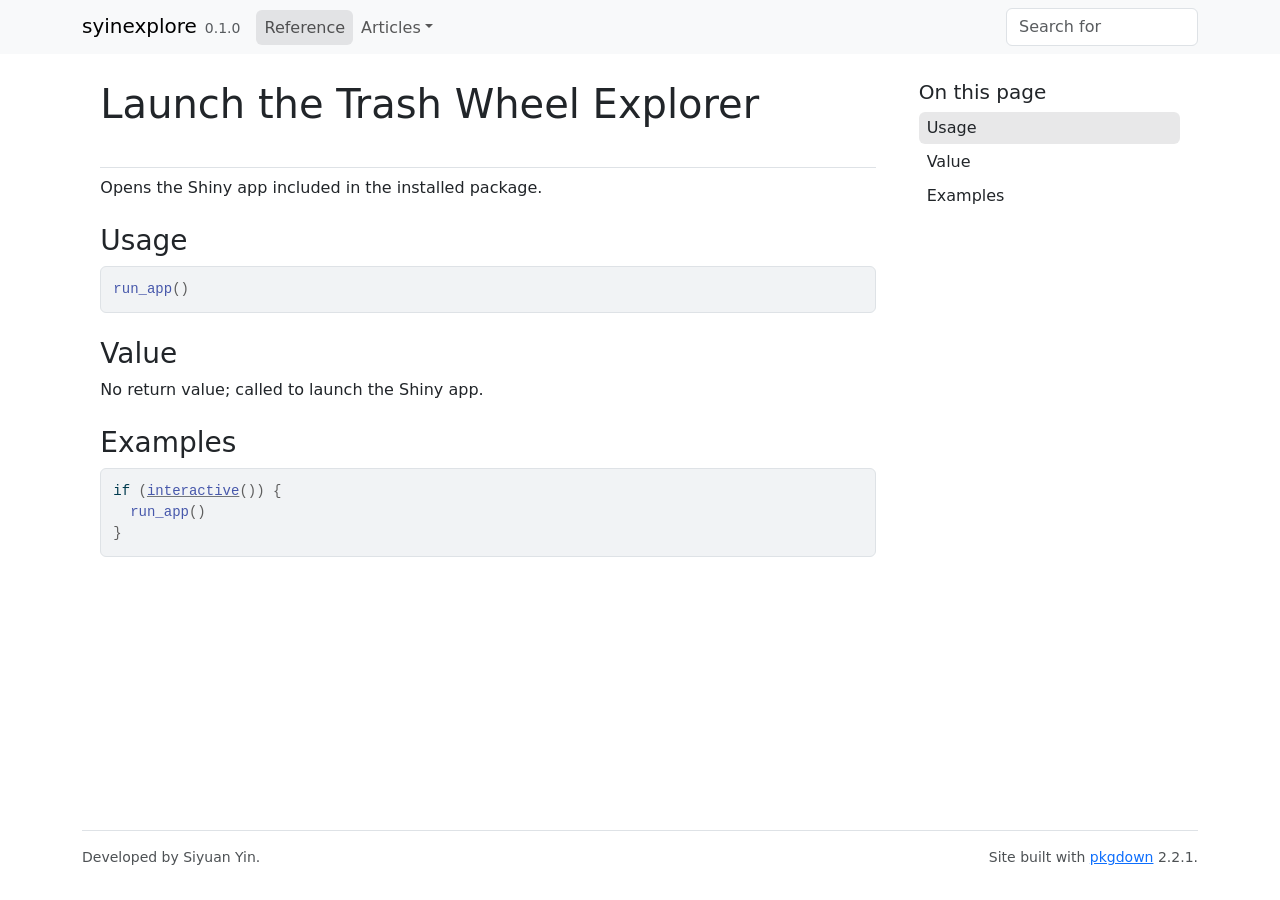
<file: reference/run_app.html>
<!DOCTYPE html>
<!-- Generated by pkgdown: do not edit by hand --><html lang="en"><head><meta charset="UTF-8"><meta http-equiv="X-UA-Compatible" content="IE=edge"><meta name="viewport" content="width=device-width, initial-scale=1, shrink-to-fit=no"><title>Launch the Trash Wheel Explorer — run_app • syinexplore</title><script src="../deps/jquery-3.6.0/jquery-3.6.0.min.js"></script><meta name="viewport" content="width=device-width, initial-scale=1, shrink-to-fit=no"><link href="../deps/bootstrap-5.3.8/bootstrap.min.css" rel="stylesheet"><script src="../deps/bootstrap-5.3.8/bootstrap.bundle.min.js"></script><link href="../deps/font-awesome-6.5.2/css/all.min.css" rel="stylesheet"><link href="../deps/font-awesome-6.5.2/css/v4-shims.min.css" rel="stylesheet"><script src="../deps/headroom-0.11.0/headroom.min.js"></script><script src="../deps/headroom-0.11.0/jQuery.headroom.min.js"></script><script src="../deps/bootstrap-toc-1.0.1/bootstrap-toc.min.js"></script><script src="../deps/clipboard.js-2.0.11/clipboard.min.js"></script><script src="../deps/search-1.0.0/autocomplete.jquery.min.js"></script><script src="../deps/search-1.0.0/fuse.min.js"></script><script src="../deps/search-1.0.0/mark.min.js"></script><!-- pkgdown --><script src="../pkgdown.js"></script><meta property="og:title" content="Launch the Trash Wheel Explorer — run_app"><meta name="description" content="Opens the Shiny app included in the installed package."><meta property="og:description" content="Opens the Shiny app included in the installed package."></head><body>
    <a href="#main" class="visually-hidden-focusable">Skip to contents</a>


    <nav class="navbar navbar-expand-lg fixed-top bg-light" data-bs-theme="light" aria-label="Site navigation"><div class="container">

    <a class="navbar-brand me-2" href="../index.html">syinexplore</a>

    <small class="nav-text text-muted me-auto" data-bs-toggle="tooltip" data-bs-placement="bottom" title="">0.1.0</small>


    <button class="navbar-toggler" type="button" data-bs-toggle="collapse" data-bs-target="#navbar" aria-controls="navbar" aria-expanded="false" aria-label="Toggle navigation">
      <span class="navbar-toggler-icon"></span>
    </button>

    <div id="navbar" class="collapse navbar-collapse ms-3">
      <ul class="navbar-nav me-auto"><li class="active nav-item"><a class="nav-link" href="../reference/index.html">Reference</a></li>
<li class="nav-item dropdown">
  <button class="nav-link dropdown-toggle" type="button" id="dropdown-articles" data-bs-toggle="dropdown" aria-expanded="false" aria-haspopup="true">Articles</button>
  <ul class="dropdown-menu" aria-labelledby="dropdown-articles"><li><a class="dropdown-item" href="../articles/getting-started.html">Getting started with Trash Wheel Explorer</a></li>
  </ul></li>
      </ul><ul class="navbar-nav"><li class="nav-item"><form class="form-inline" role="search">
 <input class="form-control" type="search" name="search-input" id="search-input" autocomplete="off" aria-label="Search site" placeholder="Search for" data-search-index="../search.json"></form></li>
      </ul></div>


  </div>
</nav><div class="container template-reference-topic">
<div class="row">
  <main id="main" class="col-md-9"><div class="page-header">

      <h1>Launch the Trash Wheel Explorer</h1>

      <div class="d-none name"><code>run_app.Rd</code></div>
    </div>

    <div class="ref-description section level2">
    <p>Opens the Shiny app included in the installed package.</p>
    </div>

    <div class="section level2">
    <h2 id="ref-usage">Usage<a class="anchor" aria-label="anchor" href="#ref-usage"></a></h2>
    <div class="sourceCode"><pre class="sourceCode r"><code><span><span class="fu">run_app</span><span class="op">(</span><span class="op">)</span></span></code></pre></div>
    </div>

    <div class="section level2">
    <h2 id="value">Value<a class="anchor" aria-label="anchor" href="#value"></a></h2>
    <p>No return value; called to launch the Shiny app.</p>
    </div>

    <div class="section level2">
    <h2 id="ref-examples">Examples<a class="anchor" aria-label="anchor" href="#ref-examples"></a></h2>
    <div class="sourceCode"><pre class="sourceCode r"><code><span class="r-in"><span><span class="kw">if</span> <span class="op">(</span><span class="fu"><a href="https://rdrr.io/r/base/interactive.html" class="external-link">interactive</a></span><span class="op">(</span><span class="op">)</span><span class="op">)</span> <span class="op">{</span></span></span>
<span class="r-in"><span>  <span class="fu">run_app</span><span class="op">(</span><span class="op">)</span></span></span>
<span class="r-in"><span><span class="op">}</span></span></span>
</code></pre></div>
    </div>
  </main><aside class="col-md-3"><nav id="toc" aria-label="Table of contents"><h2>On this page</h2>
    </nav></aside></div>


    <footer><div class="pkgdown-footer-left">
  <p>Developed by Siyuan Yin.</p>
</div>

<div class="pkgdown-footer-right">
  <p>Site built with <a href="https://pkgdown.r-lib.org/" class="external-link">pkgdown</a> 2.2.1.</p>
</div>

    </footer></div>





  </body></html>
</file>
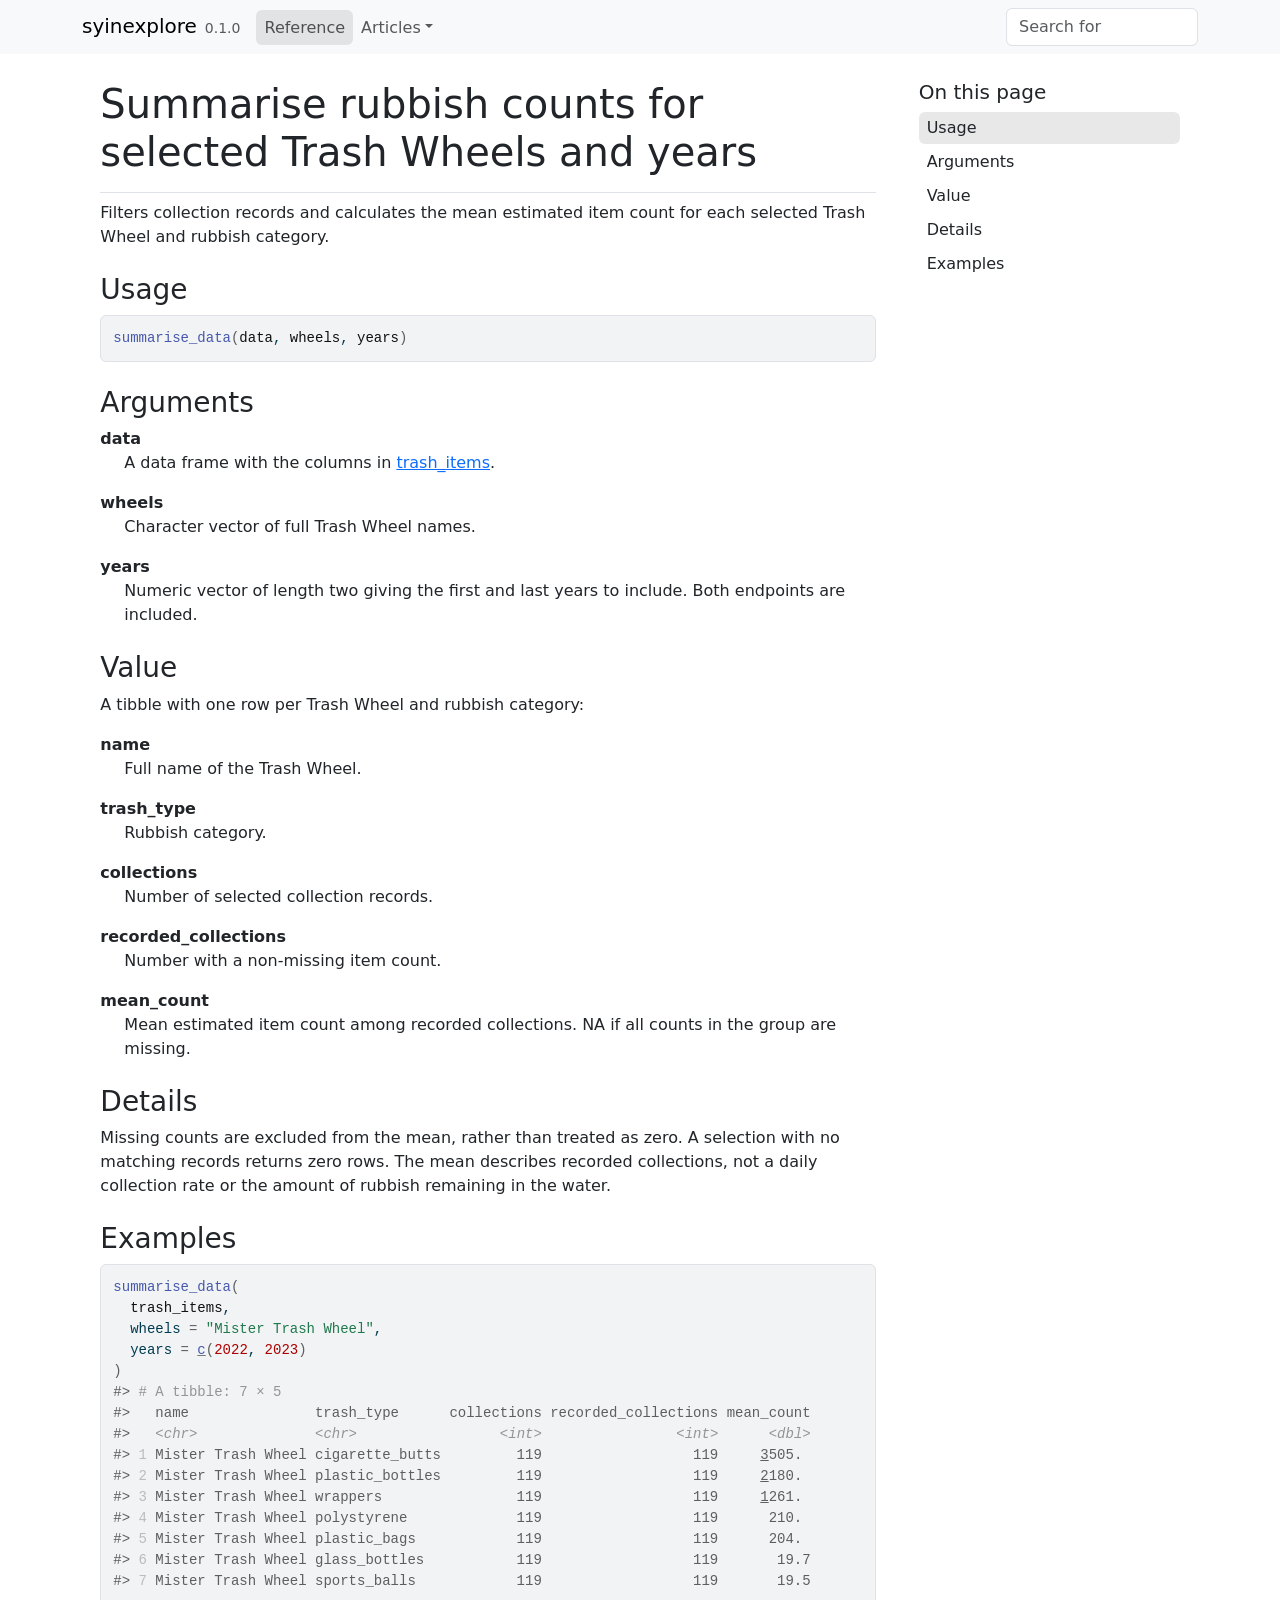
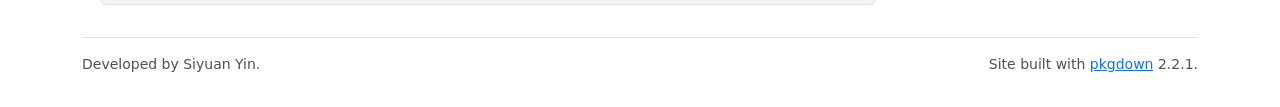
<file: reference/summarise_data.html>
<!DOCTYPE html>
<!-- Generated by pkgdown: do not edit by hand --><html lang="en"><head><meta charset="UTF-8"><meta http-equiv="X-UA-Compatible" content="IE=edge"><meta name="viewport" content="width=device-width, initial-scale=1, shrink-to-fit=no"><title>Summarise rubbish counts for selected Trash Wheels and years — summarise_data • syinexplore</title><script src="../deps/jquery-3.6.0/jquery-3.6.0.min.js"></script><meta name="viewport" content="width=device-width, initial-scale=1, shrink-to-fit=no"><link href="../deps/bootstrap-5.3.8/bootstrap.min.css" rel="stylesheet"><script src="../deps/bootstrap-5.3.8/bootstrap.bundle.min.js"></script><link href="../deps/font-awesome-6.5.2/css/all.min.css" rel="stylesheet"><link href="../deps/font-awesome-6.5.2/css/v4-shims.min.css" rel="stylesheet"><script src="../deps/headroom-0.11.0/headroom.min.js"></script><script src="../deps/headroom-0.11.0/jQuery.headroom.min.js"></script><script src="../deps/bootstrap-toc-1.0.1/bootstrap-toc.min.js"></script><script src="../deps/clipboard.js-2.0.11/clipboard.min.js"></script><script src="../deps/search-1.0.0/autocomplete.jquery.min.js"></script><script src="../deps/search-1.0.0/fuse.min.js"></script><script src="../deps/search-1.0.0/mark.min.js"></script><!-- pkgdown --><script src="../pkgdown.js"></script><meta property="og:title" content="Summarise rubbish counts for selected Trash Wheels and years — summarise_data"><meta name="description" content="Filters collection records and calculates the mean estimated item
count for each selected Trash Wheel and rubbish category."><meta property="og:description" content="Filters collection records and calculates the mean estimated item
count for each selected Trash Wheel and rubbish category."></head><body>
    <a href="#main" class="visually-hidden-focusable">Skip to contents</a>


    <nav class="navbar navbar-expand-lg fixed-top bg-light" data-bs-theme="light" aria-label="Site navigation"><div class="container">

    <a class="navbar-brand me-2" href="../index.html">syinexplore</a>

    <small class="nav-text text-muted me-auto" data-bs-toggle="tooltip" data-bs-placement="bottom" title="">0.1.0</small>


    <button class="navbar-toggler" type="button" data-bs-toggle="collapse" data-bs-target="#navbar" aria-controls="navbar" aria-expanded="false" aria-label="Toggle navigation">
      <span class="navbar-toggler-icon"></span>
    </button>

    <div id="navbar" class="collapse navbar-collapse ms-3">
      <ul class="navbar-nav me-auto"><li class="active nav-item"><a class="nav-link" href="../reference/index.html">Reference</a></li>
<li class="nav-item dropdown">
  <button class="nav-link dropdown-toggle" type="button" id="dropdown-articles" data-bs-toggle="dropdown" aria-expanded="false" aria-haspopup="true">Articles</button>
  <ul class="dropdown-menu" aria-labelledby="dropdown-articles"><li><a class="dropdown-item" href="../articles/getting-started.html">Getting started with Trash Wheel Explorer</a></li>
  </ul></li>
      </ul><ul class="navbar-nav"><li class="nav-item"><form class="form-inline" role="search">
 <input class="form-control" type="search" name="search-input" id="search-input" autocomplete="off" aria-label="Search site" placeholder="Search for" data-search-index="../search.json"></form></li>
      </ul></div>


  </div>
</nav><div class="container template-reference-topic">
<div class="row">
  <main id="main" class="col-md-9"><div class="page-header">

      <h1>Summarise rubbish counts for selected Trash Wheels and years</h1>

      <div class="d-none name"><code>summarise_data.Rd</code></div>
    </div>

    <div class="ref-description section level2">
    <p>Filters collection records and calculates the mean estimated item
count for each selected Trash Wheel and rubbish category.</p>
    </div>

    <div class="section level2">
    <h2 id="ref-usage">Usage<a class="anchor" aria-label="anchor" href="#ref-usage"></a></h2>
    <div class="sourceCode"><pre class="sourceCode r"><code><span><span class="fu">summarise_data</span><span class="op">(</span><span class="va">data</span>, <span class="va">wheels</span>, <span class="va">years</span><span class="op">)</span></span></code></pre></div>
    </div>

    <div class="section level2">
    <h2 id="arguments">Arguments<a class="anchor" aria-label="anchor" href="#arguments"></a></h2>


<dl><dt id="arg-data">data<a class="anchor" aria-label="anchor" href="#arg-data"></a></dt>
<dd><p>A data frame with the columns in <a href="trash_items.html">trash_items</a>.</p></dd>


<dt id="arg-wheels">wheels<a class="anchor" aria-label="anchor" href="#arg-wheels"></a></dt>
<dd><p>Character vector of full Trash Wheel names.</p></dd>


<dt id="arg-years">years<a class="anchor" aria-label="anchor" href="#arg-years"></a></dt>
<dd><p>Numeric vector of length two giving the first and
last years to include. Both endpoints are included.</p></dd>

</dl></div>
    <div class="section level2">
    <h2 id="value">Value<a class="anchor" aria-label="anchor" href="#value"></a></h2>
    <p>A tibble with one row per Trash Wheel and rubbish category:</p><dl><dt>name</dt>
<dd><p>Full name of the Trash Wheel.</p></dd>

<dt>trash_type</dt>
<dd><p>Rubbish category.</p></dd>

<dt>collections</dt>
<dd><p>Number of selected collection records.</p></dd>

<dt>recorded_collections</dt>
<dd><p>Number with a non-missing item count.</p></dd>

<dt>mean_count</dt>
<dd><p>Mean estimated item count among recorded
collections. NA if all counts in the group are missing.</p></dd>


</dl></div>
    <div class="section level2">
    <h2 id="details">Details<a class="anchor" aria-label="anchor" href="#details"></a></h2>
    <p>Missing counts are excluded from the mean, rather than treated
as zero. A selection with no matching records returns zero rows.
The mean describes recorded collections, not a daily collection
rate or the amount of rubbish remaining in the water.</p>
    </div>

    <div class="section level2">
    <h2 id="ref-examples">Examples<a class="anchor" aria-label="anchor" href="#ref-examples"></a></h2>
    <div class="sourceCode"><pre class="sourceCode r"><code><span class="r-in"><span><span class="fu">summarise_data</span><span class="op">(</span></span></span>
<span class="r-in"><span>  <span class="va">trash_items</span>,</span></span>
<span class="r-in"><span>  wheels <span class="op">=</span> <span class="st">"Mister Trash Wheel"</span>,</span></span>
<span class="r-in"><span>  years <span class="op">=</span> <span class="fu"><a href="https://rdrr.io/r/base/c.html" class="external-link">c</a></span><span class="op">(</span><span class="fl">2022</span>, <span class="fl">2023</span><span class="op">)</span></span></span>
<span class="r-in"><span><span class="op">)</span></span></span>
<span class="r-out co"><span class="r-pr">#&gt;</span> <span style="color: #949494;"># A tibble: 7 × 5</span></span>
<span class="r-out co"><span class="r-pr">#&gt;</span>   name               trash_type      collections recorded_collections mean_count</span>
<span class="r-out co"><span class="r-pr">#&gt;</span>   <span style="color: #949494; font-style: italic;">&lt;chr&gt;</span>              <span style="color: #949494; font-style: italic;">&lt;chr&gt;</span>                 <span style="color: #949494; font-style: italic;">&lt;int&gt;</span>                <span style="color: #949494; font-style: italic;">&lt;int&gt;</span>      <span style="color: #949494; font-style: italic;">&lt;dbl&gt;</span></span>
<span class="r-out co"><span class="r-pr">#&gt;</span> <span style="color: #BCBCBC;">1</span> Mister Trash Wheel cigarette_butts         119                  119     <span style="text-decoration: underline;">3</span>505. </span>
<span class="r-out co"><span class="r-pr">#&gt;</span> <span style="color: #BCBCBC;">2</span> Mister Trash Wheel plastic_bottles         119                  119     <span style="text-decoration: underline;">2</span>180. </span>
<span class="r-out co"><span class="r-pr">#&gt;</span> <span style="color: #BCBCBC;">3</span> Mister Trash Wheel wrappers                119                  119     <span style="text-decoration: underline;">1</span>261. </span>
<span class="r-out co"><span class="r-pr">#&gt;</span> <span style="color: #BCBCBC;">4</span> Mister Trash Wheel polystyrene             119                  119      210. </span>
<span class="r-out co"><span class="r-pr">#&gt;</span> <span style="color: #BCBCBC;">5</span> Mister Trash Wheel plastic_bags            119                  119      204. </span>
<span class="r-out co"><span class="r-pr">#&gt;</span> <span style="color: #BCBCBC;">6</span> Mister Trash Wheel glass_bottles           119                  119       19.7</span>
<span class="r-out co"><span class="r-pr">#&gt;</span> <span style="color: #BCBCBC;">7</span> Mister Trash Wheel sports_balls            119                  119       19.5</span>
</code></pre></div>
    </div>
  </main><aside class="col-md-3"><nav id="toc" aria-label="Table of contents"><h2>On this page</h2>
    </nav></aside></div>


    <footer><div class="pkgdown-footer-left">
  <p>Developed by Siyuan Yin.</p>
</div>

<div class="pkgdown-footer-right">
  <p>Site built with <a href="https://pkgdown.r-lib.org/" class="external-link">pkgdown</a> 2.2.1.</p>
</div>

    </footer></div>





  </body></html>
</file>
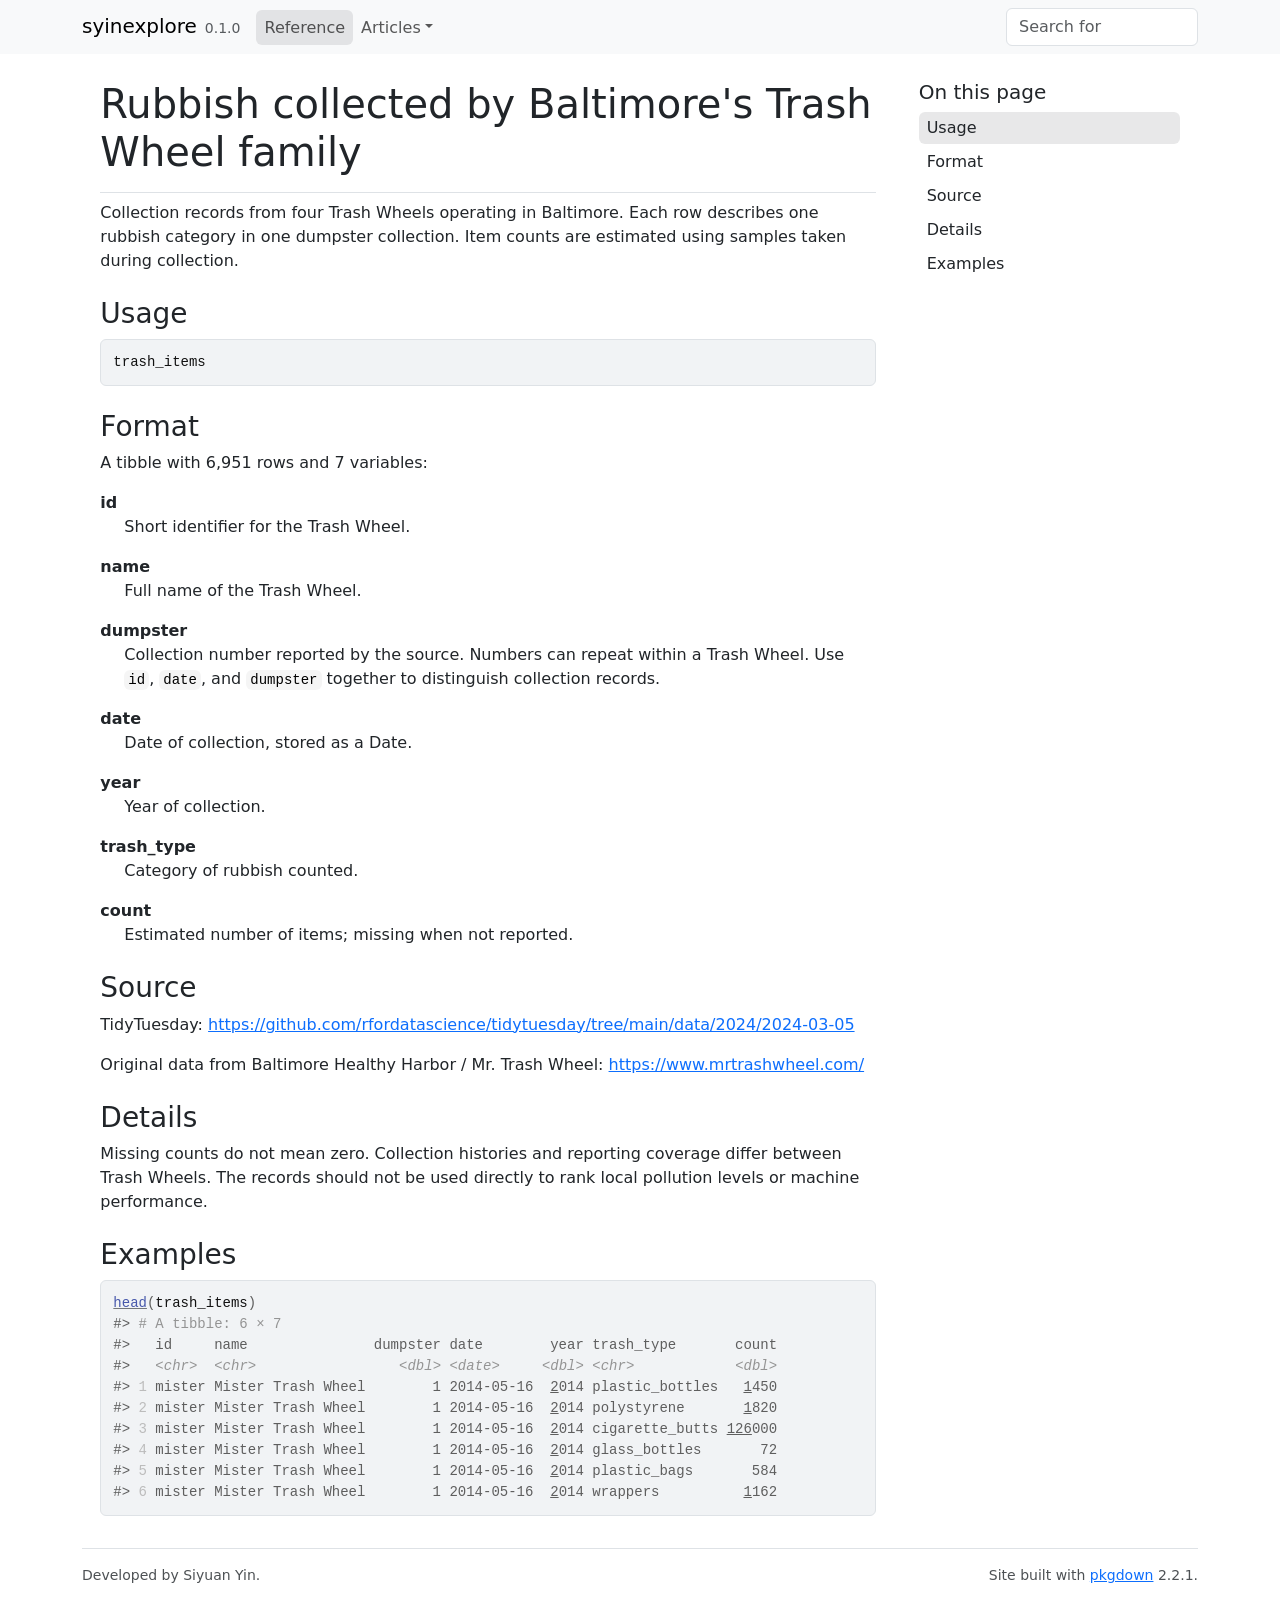
<file: reference/trash_items.html>
<!DOCTYPE html>
<!-- Generated by pkgdown: do not edit by hand --><html lang="en"><head><meta charset="UTF-8"><meta http-equiv="X-UA-Compatible" content="IE=edge"><meta name="viewport" content="width=device-width, initial-scale=1, shrink-to-fit=no"><title>Rubbish collected by Baltimore's Trash Wheel family — trash_items • syinexplore</title><script src="../deps/jquery-3.6.0/jquery-3.6.0.min.js"></script><meta name="viewport" content="width=device-width, initial-scale=1, shrink-to-fit=no"><link href="../deps/bootstrap-5.3.8/bootstrap.min.css" rel="stylesheet"><script src="../deps/bootstrap-5.3.8/bootstrap.bundle.min.js"></script><link href="../deps/font-awesome-6.5.2/css/all.min.css" rel="stylesheet"><link href="../deps/font-awesome-6.5.2/css/v4-shims.min.css" rel="stylesheet"><script src="../deps/headroom-0.11.0/headroom.min.js"></script><script src="../deps/headroom-0.11.0/jQuery.headroom.min.js"></script><script src="../deps/bootstrap-toc-1.0.1/bootstrap-toc.min.js"></script><script src="../deps/clipboard.js-2.0.11/clipboard.min.js"></script><script src="../deps/search-1.0.0/autocomplete.jquery.min.js"></script><script src="../deps/search-1.0.0/fuse.min.js"></script><script src="../deps/search-1.0.0/mark.min.js"></script><!-- pkgdown --><script src="../pkgdown.js"></script><meta property="og:title" content="Rubbish collected by Baltimore's Trash Wheel family — trash_items"><meta name="description" content="Collection records from four Trash Wheels operating in Baltimore.
Each row describes one rubbish category in one dumpster collection.
Item counts are estimated using samples taken during collection."><meta property="og:description" content="Collection records from four Trash Wheels operating in Baltimore.
Each row describes one rubbish category in one dumpster collection.
Item counts are estimated using samples taken during collection."></head><body>
    <a href="#main" class="visually-hidden-focusable">Skip to contents</a>


    <nav class="navbar navbar-expand-lg fixed-top bg-light" data-bs-theme="light" aria-label="Site navigation"><div class="container">

    <a class="navbar-brand me-2" href="../index.html">syinexplore</a>

    <small class="nav-text text-muted me-auto" data-bs-toggle="tooltip" data-bs-placement="bottom" title="">0.1.0</small>


    <button class="navbar-toggler" type="button" data-bs-toggle="collapse" data-bs-target="#navbar" aria-controls="navbar" aria-expanded="false" aria-label="Toggle navigation">
      <span class="navbar-toggler-icon"></span>
    </button>

    <div id="navbar" class="collapse navbar-collapse ms-3">
      <ul class="navbar-nav me-auto"><li class="active nav-item"><a class="nav-link" href="../reference/index.html">Reference</a></li>
<li class="nav-item dropdown">
  <button class="nav-link dropdown-toggle" type="button" id="dropdown-articles" data-bs-toggle="dropdown" aria-expanded="false" aria-haspopup="true">Articles</button>
  <ul class="dropdown-menu" aria-labelledby="dropdown-articles"><li><a class="dropdown-item" href="../articles/getting-started.html">Getting started with Trash Wheel Explorer</a></li>
  </ul></li>
      </ul><ul class="navbar-nav"><li class="nav-item"><form class="form-inline" role="search">
 <input class="form-control" type="search" name="search-input" id="search-input" autocomplete="off" aria-label="Search site" placeholder="Search for" data-search-index="../search.json"></form></li>
      </ul></div>


  </div>
</nav><div class="container template-reference-topic">
<div class="row">
  <main id="main" class="col-md-9"><div class="page-header">

      <h1>Rubbish collected by Baltimore's Trash Wheel family</h1>

      <div class="d-none name"><code>trash_items.Rd</code></div>
    </div>

    <div class="ref-description section level2">
    <p>Collection records from four Trash Wheels operating in Baltimore.
Each row describes one rubbish category in one dumpster collection.
Item counts are estimated using samples taken during collection.</p>
    </div>

    <div class="section level2">
    <h2 id="ref-usage">Usage<a class="anchor" aria-label="anchor" href="#ref-usage"></a></h2>
    <div class="sourceCode"><pre class="sourceCode r"><code><span><span class="va">trash_items</span></span></code></pre></div>
    </div>

    <div class="section level2">
    <h2 id="format">Format<a class="anchor" aria-label="anchor" href="#format"></a></h2>
    <p>A tibble with 6,951 rows and 7 variables:</p><dl><dt>id</dt>
<dd><p>Short identifier for the Trash Wheel.</p></dd>

<dt>name</dt>
<dd><p>Full name of the Trash Wheel.</p></dd>

<dt>dumpster</dt>
<dd><p>Collection number reported by the source.
Numbers can repeat within a Trash Wheel. Use <code>id</code>, <code>date</code>,
and <code>dumpster</code> together to distinguish collection records.</p></dd>

<dt>date</dt>
<dd><p>Date of collection, stored as a Date.</p></dd>

<dt>year</dt>
<dd><p>Year of collection.</p></dd>

<dt>trash_type</dt>
<dd><p>Category of rubbish counted.</p></dd>

<dt>count</dt>
<dd><p>Estimated number of items; missing when not reported.</p></dd>


</dl></div>
    <div class="section level2">
    <h2 id="source">Source<a class="anchor" aria-label="anchor" href="#source"></a></h2>
    <p>TidyTuesday:
<a href="https://github.com/rfordatascience/tidytuesday/tree/main/data/2024/2024-03-05" class="external-link">https://github.com/rfordatascience/tidytuesday/tree/main/data/2024/2024-03-05</a></p>
<p>Original data from Baltimore Healthy Harbor / Mr. Trash Wheel:
<a href="https://www.mrtrashwheel.com/" class="external-link">https://www.mrtrashwheel.com/</a></p>
    </div>
    <div class="section level2">
    <h2 id="details">Details<a class="anchor" aria-label="anchor" href="#details"></a></h2>
    <p>Missing counts do not mean zero. Collection histories and reporting
coverage differ between Trash Wheels. The records should not be
used directly to rank local pollution levels or machine performance.</p>
    </div>

    <div class="section level2">
    <h2 id="ref-examples">Examples<a class="anchor" aria-label="anchor" href="#ref-examples"></a></h2>
    <div class="sourceCode"><pre class="sourceCode r"><code><span class="r-in"><span><span class="fu"><a href="https://rdrr.io/r/utils/head.html" class="external-link">head</a></span><span class="op">(</span><span class="va">trash_items</span><span class="op">)</span></span></span>
<span class="r-out co"><span class="r-pr">#&gt;</span> <span style="color: #949494;"># A tibble: 6 × 7</span></span>
<span class="r-out co"><span class="r-pr">#&gt;</span>   id     name               dumpster date        year trash_type       count</span>
<span class="r-out co"><span class="r-pr">#&gt;</span>   <span style="color: #949494; font-style: italic;">&lt;chr&gt;</span>  <span style="color: #949494; font-style: italic;">&lt;chr&gt;</span>                 <span style="color: #949494; font-style: italic;">&lt;dbl&gt;</span> <span style="color: #949494; font-style: italic;">&lt;date&gt;</span>     <span style="color: #949494; font-style: italic;">&lt;dbl&gt;</span> <span style="color: #949494; font-style: italic;">&lt;chr&gt;</span>            <span style="color: #949494; font-style: italic;">&lt;dbl&gt;</span></span>
<span class="r-out co"><span class="r-pr">#&gt;</span> <span style="color: #BCBCBC;">1</span> mister Mister Trash Wheel        1 2014-05-16  <span style="text-decoration: underline;">2</span>014 plastic_bottles   <span style="text-decoration: underline;">1</span>450</span>
<span class="r-out co"><span class="r-pr">#&gt;</span> <span style="color: #BCBCBC;">2</span> mister Mister Trash Wheel        1 2014-05-16  <span style="text-decoration: underline;">2</span>014 polystyrene       <span style="text-decoration: underline;">1</span>820</span>
<span class="r-out co"><span class="r-pr">#&gt;</span> <span style="color: #BCBCBC;">3</span> mister Mister Trash Wheel        1 2014-05-16  <span style="text-decoration: underline;">2</span>014 cigarette_butts <span style="text-decoration: underline;">126</span>000</span>
<span class="r-out co"><span class="r-pr">#&gt;</span> <span style="color: #BCBCBC;">4</span> mister Mister Trash Wheel        1 2014-05-16  <span style="text-decoration: underline;">2</span>014 glass_bottles       72</span>
<span class="r-out co"><span class="r-pr">#&gt;</span> <span style="color: #BCBCBC;">5</span> mister Mister Trash Wheel        1 2014-05-16  <span style="text-decoration: underline;">2</span>014 plastic_bags       584</span>
<span class="r-out co"><span class="r-pr">#&gt;</span> <span style="color: #BCBCBC;">6</span> mister Mister Trash Wheel        1 2014-05-16  <span style="text-decoration: underline;">2</span>014 wrappers          <span style="text-decoration: underline;">1</span>162</span>
</code></pre></div>
    </div>
  </main><aside class="col-md-3"><nav id="toc" aria-label="Table of contents"><h2>On this page</h2>
    </nav></aside></div>


    <footer><div class="pkgdown-footer-left">
  <p>Developed by Siyuan Yin.</p>
</div>

<div class="pkgdown-footer-right">
  <p>Site built with <a href="https://pkgdown.r-lib.org/" class="external-link">pkgdown</a> 2.2.1.</p>
</div>

    </footer></div>





  </body></html>
</file>
<file: articles/getting-started_files/libs/quarto-html/tippy.css>
.tippy-box[data-animation=fade][data-state=hidden]{opacity:0}[data-tippy-root]{max-width:calc(100vw - 10px)}.tippy-box{position:relative;background-color:#333;color:#fff;border-radius:4px;font-size:14px;line-height:1.4;white-space:normal;outline:0;transition-property:transform,visibility,opacity}.tippy-box[data-placement^=top]>.tippy-arrow{bottom:0}.tippy-box[data-placement^=top]>.tippy-arrow:before{bottom:-7px;left:0;border-width:8px 8px 0;border-top-color:initial;transform-origin:center top}.tippy-box[data-placement^=bottom]>.tippy-arrow{top:0}.tippy-box[data-placement^=bottom]>.tippy-arrow:before{top:-7px;left:0;border-width:0 8px 8px;border-bottom-color:initial;transform-origin:center bottom}.tippy-box[data-placement^=left]>.tippy-arrow{right:0}.tippy-box[data-placement^=left]>.tippy-arrow:before{border-width:8px 0 8px 8px;border-left-color:initial;right:-7px;transform-origin:center left}.tippy-box[data-placement^=right]>.tippy-arrow{left:0}.tippy-box[data-placement^=right]>.tippy-arrow:before{left:-7px;border-width:8px 8px 8px 0;border-right-color:initial;transform-origin:center right}.tippy-box[data-inertia][data-state=visible]{transition-timing-function:cubic-bezier(.54,1.5,.38,1.11)}.tippy-arrow{width:16px;height:16px;color:#333}.tippy-arrow:before{content:"";position:absolute;border-color:transparent;border-style:solid}.tippy-content{position:relative;padding:5px 9px;z-index:1}
</file>
<file: articles/getting-started_files/libs/quarto-html/light-border.css>
.tippy-box[data-theme~=light-border]{background-color:#fff;background-clip:padding-box;border:1px solid rgba(0,8,16,.15);color:#333;box-shadow:0 4px 14px -2px rgba(0,8,16,.08)}.tippy-box[data-theme~=light-border]>.tippy-backdrop{background-color:#fff}.tippy-box[data-theme~=light-border]>.tippy-arrow:after,.tippy-box[data-theme~=light-border]>.tippy-svg-arrow:after{content:"";position:absolute;z-index:-1}.tippy-box[data-theme~=light-border]>.tippy-arrow:after{border-color:transparent;border-style:solid}.tippy-box[data-theme~=light-border][data-placement^=top]>.tippy-arrow:before{border-top-color:#fff}.tippy-box[data-theme~=light-border][data-placement^=top]>.tippy-arrow:after{border-top-color:rgba(0,8,16,.2);border-width:7px 7px 0;top:17px;left:1px}.tippy-box[data-theme~=light-border][data-placement^=top]>.tippy-svg-arrow>svg{top:16px}.tippy-box[data-theme~=light-border][data-placement^=top]>.tippy-svg-arrow:after{top:17px}.tippy-box[data-theme~=light-border][data-placement^=bottom]>.tippy-arrow:before{border-bottom-color:#fff;bottom:16px}.tippy-box[data-theme~=light-border][data-placement^=bottom]>.tippy-arrow:after{border-bottom-color:rgba(0,8,16,.2);border-width:0 7px 7px;bottom:17px;left:1px}.tippy-box[data-theme~=light-border][data-placement^=bottom]>.tippy-svg-arrow>svg{bottom:16px}.tippy-box[data-theme~=light-border][data-placement^=bottom]>.tippy-svg-arrow:after{bottom:17px}.tippy-box[data-theme~=light-border][data-placement^=left]>.tippy-arrow:before{border-left-color:#fff}.tippy-box[data-theme~=light-border][data-placement^=left]>.tippy-arrow:after{border-left-color:rgba(0,8,16,.2);border-width:7px 0 7px 7px;left:17px;top:1px}.tippy-box[data-theme~=light-border][data-placement^=left]>.tippy-svg-arrow>svg{left:11px}.tippy-box[data-theme~=light-border][data-placement^=left]>.tippy-svg-arrow:after{left:12px}.tippy-box[data-theme~=light-border][data-placement^=right]>.tippy-arrow:before{border-right-color:#fff;right:16px}.tippy-box[data-theme~=light-border][data-placement^=right]>.tippy-arrow:after{border-width:7px 7px 7px 0;right:17px;top:1px;border-right-color:rgba(0,8,16,.2)}.tippy-box[data-theme~=light-border][data-placement^=right]>.tippy-svg-arrow>svg{right:11px}.tippy-box[data-theme~=light-border][data-placement^=right]>.tippy-svg-arrow:after{right:12px}.tippy-box[data-theme~=light-border]>.tippy-svg-arrow{fill:#fff}.tippy-box[data-theme~=light-border]>.tippy-svg-arrow:after{background-image:url([data-uri]);background-size:16px 6px;width:16px;height:6px}
</file>
<file: deps/font-awesome-6.5.2/css/v4-shims.min.css>
/*!
 * Font Awesome Free 6.5.2 by @fontawesome - https://fontawesome.com
 * License - https://fontawesome.com/license/free (Icons: CC BY 4.0, Fonts: SIL OFL 1.1, Code: MIT License)
 * Copyright 2024 Fonticons, Inc.
 */
.fa.fa-glass:before{content:"\f000"}.fa.fa-envelope-o{font-family:"Font Awesome 6 Free";font-weight:400}.fa.fa-envelope-o:before{content:"\f0e0"}.fa.fa-star-o{font-family:"Font Awesome 6 Free";font-weight:400}.fa.fa-star-o:before{content:"\f005"}.fa.fa-close:before,.fa.fa-remove:before{content:"\f00d"}.fa.fa-gear:before{content:"\f013"}.fa.fa-trash-o{font-family:"Font Awesome 6 Free";font-weight:400}.fa.fa-trash-o:before{content:"\f2ed"}.fa.fa-home:before{content:"\f015"}.fa.fa-file-o{font-family:"Font Awesome 6 Free";font-weight:400}.fa.fa-file-o:before{content:"\f15b"}.fa.fa-clock-o{font-family:"Font Awesome 6 Free";font-weight:400}.fa.fa-clock-o:before{content:"\f017"}.fa.fa-arrow-circle-o-down{font-family:"Font Awesome 6 Free";font-weight:400}.fa.fa-arrow-circle-o-down:before{content:"\f358"}.fa.fa-arrow-circle-o-up{font-family:"Font Awesome 6 Free";font-weight:400}.fa.fa-arrow-circle-o-up:before{content:"\f35b"}.fa.fa-play-circle-o{font-family:"Font Awesome 6 Free";font-weight:400}.fa.fa-play-circle-o:before{content:"\f144"}.fa.fa-repeat:before,.fa.fa-rotate-right:before{content:"\f01e"}.fa.fa-refresh:before{content:"\f021"}.fa.fa-list-alt{font-family:"Font Awesome 6 Free";font-weight:400}.fa.fa-list-alt:before{content:"\f022"}.fa.fa-dedent:before{content:"\f03b"}.fa.fa-video-camera:before{content:"\f03d"}.fa.fa-picture-o{font-family:"Font Awesome 6 Free";font-weight:400}.fa.fa-picture-o:before{content:"\f03e"}.fa.fa-photo{font-family:"Font Awesome 6 Free";font-weight:400}.fa.fa-photo:before{content:"\f03e"}.fa.fa-image{font-family:"Font Awesome 6 Free";font-weight:400}.fa.fa-image:before{content:"\f03e"}.fa.fa-map-marker:before{content:"\f3c5"}.fa.fa-pencil-square-o{font-family:"Font Awesome 6 Free";font-weight:400}.fa.fa-pencil-square-o:before{content:"\f044"}.fa.fa-edit{font-family:"Font Awesome 6 Free";font-weight:400}.fa.fa-edit:before{content:"\f044"}.fa.fa-share-square-o:before{content:"\f14d"}.fa.fa-check-square-o{font-family:"Font Awesome 6 Free";font-weight:400}.fa.fa-check-square-o:before{content:"\f14a"}.fa.fa-arrows:before{content:"\f0b2"}.fa.fa-times-circle-o{font-family:"Font Awesome 6 Free";font-weight:400}.fa.fa-times-circle-o:before{content:"\f057"}.fa.fa-check-circle-o{font-family:"Font Awesome 6 Free";font-weight:400}.fa.fa-check-circle-o:before{content:"\f058"}.fa.fa-mail-forward:before{content:"\f064"}.fa.fa-expand:before{content:"\f424"}.fa.fa-compress:before{content:"\f422"}.fa.fa-eye,.fa.fa-eye-slash{font-family:"Font Awesome 6 Free";font-weight:400}.fa.fa-warning:before{content:"\f071"}.fa.fa-calendar:before{content:"\f073"}.fa.fa-arrows-v:before{content:"\f338"}.fa.fa-arrows-h:before{content:"\f337"}.fa.fa-bar-chart-o:before,.fa.fa-bar-chart:before{content:"\e0e3"}.fa.fa-twitter-square{font-family:"Font Awesome 6 Brands";font-weight:400}.fa.fa-twitter-square:before{content:"\f081"}.fa.fa-facebook-square{font-family:"Font Awesome 6 Brands";font-weight:400}.fa.fa-facebook-square:before{content:"\f082"}.fa.fa-gears:before{content:"\f085"}.fa.fa-thumbs-o-up{font-family:"Font Awesome 6 Free";font-weight:400}.fa.fa-thumbs-o-up:before{content:"\f164"}.fa.fa-thumbs-o-down{font-family:"Font Awesome 6 Free";font-weight:400}.fa.fa-thumbs-o-down:before{content:"\f165"}.fa.fa-heart-o{font-family:"Font Awesome 6 Free";font-weight:400}.fa.fa-heart-o:before{content:"\f004"}.fa.fa-sign-out:before{content:"\f2f5"}.fa.fa-linkedin-square{font-family:"Font Awesome 6 Brands";font-weight:400}.fa.fa-linkedin-square:before{content:"\f08c"}.fa.fa-thumb-tack:before{content:"\f08d"}.fa.fa-external-link:before{content:"\f35d"}.fa.fa-sign-in:before{content:"\f2f6"}.fa.fa-github-square{font-family:"Font Awesome 6 Brands";font-weight:400}.fa.fa-github-square:before{content:"\f092"}.fa.fa-lemon-o{font-family:"Font Awesome 6 Free";font-weight:400}.fa.fa-lemon-o:before{content:"\f094"}.fa.fa-square-o{font-family:"Font Awesome 6 Free";font-weight:400}.fa.fa-square-o:before{content:"\f0c8"}.fa.fa-bookmark-o{font-family:"Font Awesome 6 Free";font-weight:400}.fa.fa-bookmark-o:before{content:"\f02e"}.fa.fa-facebook,.fa.fa-twitter{font-family:"Font Awesome 6 Brands";font-weight:400}.fa.fa-facebook:before{content:"\f39e"}.fa.fa-facebook-f{font-family:"Font Awesome 6 Brands";font-weight:400}.fa.fa-facebook-f:before{content:"\f39e"}.fa.fa-github{font-family:"Font Awesome 6 Brands";font-weight:400}.fa.fa-credit-card{font-family:"Font Awesome 6 Free";font-weight:400}.fa.fa-feed:before{content:"\f09e"}.fa.fa-hdd-o{font-family:"Font Awesome 6 Free";font-weight:400}.fa.fa-hdd-o:before{content:"\f0a0"}.fa.fa-hand-o-right{font-family:"Font Awesome 6 Free";font-weight:400}.fa.fa-hand-o-right:before{content:"\f0a4"}.fa.fa-hand-o-left{font-family:"Font Awesome 6 Free";font-weight:400}.fa.fa-hand-o-left:before{content:"\f0a5"}.fa.fa-hand-o-up{font-family:"Font Awesome 6 Free";font-weight:400}.fa.fa-hand-o-up:before{content:"\f0a6"}.fa.fa-hand-o-down{font-family:"Font Awesome 6 Free";font-weight:400}.fa.fa-hand-o-down:before{content:"\f0a7"}.fa.fa-globe:before{content:"\f57d"}.fa.fa-tasks:before{content:"\f828"}.fa.fa-arrows-alt:before{content:"\f31e"}.fa.fa-group:before{content:"\f0c0"}.fa.fa-chain:before{content:"\f0c1"}.fa.fa-cut:before{content:"\f0c4"}.fa.fa-files-o{font-family:"Font Awesome 6 Free";font-weight:400}.fa.fa-files-o:before{content:"\f0c5"}.fa.fa-floppy-o{font-family:"Font Awesome 6 Free";font-weight:400}.fa.fa-floppy-o:before{content:"\f0c7"}.fa.fa-save{font-family:"Font Awesome 6 Free";font-weight:400}.fa.fa-save:before{content:"\f0c7"}.fa.fa-navicon:before,.fa.fa-reorder:before{content:"\f0c9"}.fa.fa-magic:before{content:"\e2ca"}.fa.fa-pinterest,.fa.fa-pinterest-square{font-family:"Font Awesome 6 Brands";font-weight:400}.fa.fa-pinterest-square:before{content:"\f0d3"}.fa.fa-google-plus-square{font-family:"Font Awesome 6 Brands";font-weight:400}.fa.fa-google-plus-square:before{content:"\f0d4"}.fa.fa-google-plus{font-family:"Font Awesome 6 Brands";font-weight:400}.fa.fa-google-plus:before{content:"\f0d5"}.fa.fa-money:before{content:"\f3d1"}.fa.fa-unsorted:before{content:"\f0dc"}.fa.fa-sort-desc:before{content:"\f0dd"}.fa.fa-sort-asc:before{content:"\f0de"}.fa.fa-linkedin{font-family:"Font Awesome 6 Brands";font-weight:400}.fa.fa-linkedin:before{content:"\f0e1"}.fa.fa-rotate-left:before{content:"\f0e2"}.fa.fa-legal:before{content:"\f0e3"}.fa.fa-dashboard:before,.fa.fa-tachometer:before{content:"\f625"}.fa.fa-comment-o{font-family:"Font Awesome 6 Free";font-weight:400}.fa.fa-comment-o:before{content:"\f075"}.fa.fa-comments-o{font-family:"Font Awesome 6 Free";font-weight:400}.fa.fa-comments-o:before{content:"\f086"}.fa.fa-flash:before{content:"\f0e7"}.fa.fa-clipboard:before{content:"\f0ea"}.fa.fa-lightbulb-o{font-family:"Font Awesome 6 Free";font-weight:400}.fa.fa-lightbulb-o:before{content:"\f0eb"}.fa.fa-exchange:before{content:"\f362"}.fa.fa-cloud-download:before{content:"\f0ed"}.fa.fa-cloud-upload:before{content:"\f0ee"}.fa.fa-bell-o{font-family:"Font Awesome 6 Free";font-weight:400}.fa.fa-bell-o:before{content:"\f0f3"}.fa.fa-cutlery:before{content:"\f2e7"}.fa.fa-file-text-o{font-family:"Font Awesome 6 Free";font-weight:400}.fa.fa-file-text-o:before{content:"\f15c"}.fa.fa-building-o{font-family:"Font Awesome 6 Free";font-weight:400}.fa.fa-building-o:before{content:"\f1ad"}.fa.fa-hospital-o{font-family:"Font Awesome 6 Free";font-weight:400}.fa.fa-hospital-o:before{content:"\f0f8"}.fa.fa-tablet:before{content:"\f3fa"}.fa.fa-mobile-phone:before,.fa.fa-mobile:before{content:"\f3cd"}.fa.fa-circle-o{font-family:"Font Awesome 6 Free";font-weight:400}.fa.fa-circle-o:before{content:"\f111"}.fa.fa-mail-reply:before{content:"\f3e5"}.fa.fa-github-alt{font-family:"Font Awesome 6 Brands";font-weight:400}.fa.fa-folder-o{font-family:"Font Awesome 6 Free";font-weight:400}.fa.fa-folder-o:before{content:"\f07b"}.fa.fa-folder-open-o{font-family:"Font Awesome 6 Free";font-weight:400}.fa.fa-folder-open-o:before{content:"\f07c"}.fa.fa-smile-o{font-family:"Font Awesome 6 Free";font-weight:400}.fa.fa-smile-o:before{content:"\f118"}.fa.fa-frown-o{font-family:"Font Awesome 6 Free";font-weight:400}.fa.fa-frown-o:before{content:"\f119"}.fa.fa-meh-o{font-family:"Font Awesome 6 Free";font-weight:400}.fa.fa-meh-o:before{content:"\f11a"}.fa.fa-keyboard-o{font-family:"Font Awesome 6 Free";font-weight:400}.fa.fa-keyboard-o:before{content:"\f11c"}.fa.fa-flag-o{font-family:"Font Awesome 6 Free";font-weight:400}.fa.fa-flag-o:before{content:"\f024"}.fa.fa-mail-reply-all:before{content:"\f122"}.fa.fa-star-half-o{font-family:"Font Awesome 6 Free";font-weight:400}.fa.fa-star-half-o:before{content:"\f5c0"}.fa.fa-star-half-empty{font-family:"Font Awesome 6 Free";font-weight:400}.fa.fa-star-half-empty:before{content:"\f5c0"}.fa.fa-star-half-full{font-family:"Font Awesome 6 Free";font-weight:400}.fa.fa-star-half-full:before{content:"\f5c0"}.fa.fa-code-fork:before{content:"\f126"}.fa.fa-chain-broken:before,.fa.fa-unlink:before{content:"\f127"}.fa.fa-calendar-o{font-family:"Font Awesome 6 Free";font-weight:400}.fa.fa-calendar-o:before{content:"\f133"}.fa.fa-css3,.fa.fa-html5,.fa.fa-maxcdn{font-family:"Font Awesome 6 Brands";font-weight:400}.fa.fa-unlock-alt:before{content:"\f09c"}.fa.fa-minus-square-o{font-family:"Font Awesome 6 Free";font-weight:400}.fa.fa-minus-square-o:before{content:"\f146"}.fa.fa-level-up:before{content:"\f3bf"}.fa.fa-level-down:before{content:"\f3be"}.fa.fa-pencil-square:before{content:"\f14b"}.fa.fa-external-link-square:before{content:"\f360"}.fa.fa-compass{font-family:"Font Awesome 6 Free";font-weight:400}.fa.fa-caret-square-o-down{font-family:"Font Awesome 6 Free";font-weight:400}.fa.fa-caret-square-o-down:before{content:"\f150"}.fa.fa-toggle-down{font-family:"Font Awesome 6 Free";font-weight:400}.fa.fa-toggle-down:before{content:"\f150"}.fa.fa-caret-square-o-up{font-family:"Font Awesome 6 Free";font-weight:400}.fa.fa-caret-square-o-up:before{content:"\f151"}.fa.fa-toggle-up{font-family:"Font Awesome 6 Free";font-weight:400}.fa.fa-toggle-up:before{content:"\f151"}.fa.fa-caret-square-o-right{font-family:"Font Awesome 6 Free";font-weight:400}.fa.fa-caret-square-o-right:before{content:"\f152"}.fa.fa-toggle-right{font-family:"Font Awesome 6 Free";font-weight:400}.fa.fa-toggle-right:before{content:"\f152"}.fa.fa-eur:before,.fa.fa-euro:before{content:"\f153"}.fa.fa-gbp:before{content:"\f154"}.fa.fa-dollar:before,.fa.fa-usd:before{content:"\24"}.fa.fa-inr:before,.fa.fa-rupee:before{content:"\e1bc"}.fa.fa-cny:before,.fa.fa-jpy:before,.fa.fa-rmb:before,.fa.fa-yen:before{content:"\f157"}.fa.fa-rouble:before,.fa.fa-rub:before,.fa.fa-ruble:before{content:"\f158"}.fa.fa-krw:before,.fa.fa-won:before{content:"\f159"}.fa.fa-bitcoin,.fa.fa-btc{font-family:"Font Awesome 6 Brands";font-weight:400}.fa.fa-bitcoin:before{content:"\f15a"}.fa.fa-file-text:before{content:"\f15c"}.fa.fa-sort-alpha-asc:before{content:"\f15d"}.fa.fa-sort-alpha-desc:before{content:"\f881"}.fa.fa-sort-amount-asc:before{content:"\f884"}.fa.fa-sort-amount-desc:before{content:"\f160"}.fa.fa-sort-numeric-asc:before{content:"\f162"}.fa.fa-sort-numeric-desc:before{content:"\f886"}.fa.fa-youtube-square{font-family:"Font Awesome 6 Brands";font-weight:400}.fa.fa-youtube-square:before{content:"\f431"}.fa.fa-xing,.fa.fa-xing-square,.fa.fa-youtube{font-family:"Font Awesome 6 Brands";font-weight:400}.fa.fa-xing-square:before{content:"\f169"}.fa.fa-youtube-play{font-family:"Font Awesome 6 Brands";font-weight:400}.fa.fa-youtube-play:before{content:"\f167"}.fa.fa-adn,.fa.fa-bitbucket,.fa.fa-bitbucket-square,.fa.fa-dropbox,.fa.fa-flickr,.fa.fa-instagram,.fa.fa-stack-overflow{font-family:"Font Awesome 6 Brands";font-weight:400}.fa.fa-bitbucket-square:before{content:"\f171"}.fa.fa-tumblr,.fa.fa-tumblr-square{font-family:"Font Awesome 6 Brands";font-weight:400}.fa.fa-tumblr-square:before{content:"\f174"}.fa.fa-long-arrow-down:before{content:"\f309"}.fa.fa-long-arrow-up:before{content:"\f30c"}.fa.fa-long-arrow-left:before{content:"\f30a"}.fa.fa-long-arrow-right:before{content:"\f30b"}.fa.fa-android,.fa.fa-apple,.fa.fa-dribbble,.fa.fa-foursquare,.fa.fa-gittip,.fa.fa-gratipay,.fa.fa-linux,.fa.fa-skype,.fa.fa-trello,.fa.fa-windows{font-family:"Font Awesome 6 Brands";font-weight:400}.fa.fa-gittip:before{content:"\f184"}.fa.fa-sun-o{font-family:"Font Awesome 6 Free";font-weight:400}.fa.fa-sun-o:before{content:"\f185"}.fa.fa-moon-o{font-family:"Font Awesome 6 Free";font-weight:400}.fa.fa-moon-o:before{content:"\f186"}.fa.fa-pagelines,.fa.fa-renren,.fa.fa-stack-exchange,.fa.fa-vk,.fa.fa-weibo{font-family:"Font Awesome 6 Brands";font-weight:400}.fa.fa-arrow-circle-o-right{font-family:"Font Awesome 6 Free";font-weight:400}.fa.fa-arrow-circle-o-right:before{content:"\f35a"}.fa.fa-arrow-circle-o-left{font-family:"Font Awesome 6 Free";font-weight:400}.fa.fa-arrow-circle-o-left:before{content:"\f359"}.fa.fa-caret-square-o-left{font-family:"Font Awesome 6 Free";font-weight:400}.fa.fa-caret-square-o-left:before{content:"\f191"}.fa.fa-toggle-left{font-family:"Font Awesome 6 Free";font-weight:400}.fa.fa-toggle-left:before{content:"\f191"}.fa.fa-dot-circle-o{font-family:"Font Awesome 6 Free";font-weight:400}.fa.fa-dot-circle-o:before{content:"\f192"}.fa.fa-vimeo-square{font-family:"Font Awesome 6 Brands";font-weight:400}.fa.fa-vimeo-square:before{content:"\f194"}.fa.fa-try:before,.fa.fa-turkish-lira:before{content:"\e2bb"}.fa.fa-plus-square-o{font-family:"Font Awesome 6 Free";font-weight:400}.fa.fa-plus-square-o:before{content:"\f0fe"}.fa.fa-openid,.fa.fa-slack,.fa.fa-wordpress{font-family:"Font Awesome 6 Brands";font-weight:400}.fa.fa-bank:before,.fa.fa-institution:before{content:"\f19c"}.fa.fa-mortar-board:before{content:"\f19d"}.fa.fa-google,.fa.fa-reddit,.fa.fa-reddit-square,.fa.fa-yahoo{font-family:"Font Awesome 6 Brands";font-weight:400}.fa.fa-reddit-square:before{content:"\f1a2"}.fa.fa-behance,.fa.fa-behance-square,.fa.fa-delicious,.fa.fa-digg,.fa.fa-drupal,.fa.fa-joomla,.fa.fa-pied-piper-alt,.fa.fa-pied-piper-pp,.fa.fa-stumbleupon,.fa.fa-stumbleupon-circle{font-family:"Font Awesome 6 Brands";font-weight:400}.fa.fa-behance-square:before{content:"\f1b5"}.fa.fa-steam,.fa.fa-steam-square{font-family:"Font Awesome 6 Brands";font-weight:400}.fa.fa-steam-square:before{content:"\f1b7"}.fa.fa-automobile:before{content:"\f1b9"}.fa.fa-cab:before{content:"\f1ba"}.fa.fa-deviantart,.fa.fa-soundcloud,.fa.fa-spotify{font-family:"Font Awesome 6 Brands";font-weight:400}.fa.fa-file-pdf-o{font-family:"Font Awesome 6 Free";font-weight:400}.fa.fa-file-pdf-o:before{content:"\f1c1"}.fa.fa-file-word-o{font-family:"Font Awesome 6 Free";font-weight:400}.fa.fa-file-word-o:before{content:"\f1c2"}.fa.fa-file-excel-o{font-family:"Font Awesome 6 Free";font-weight:400}.fa.fa-file-excel-o:before{content:"\f1c3"}.fa.fa-file-powerpoint-o{font-family:"Font Awesome 6 Free";font-weight:400}.fa.fa-file-powerpoint-o:before{content:"\f1c4"}.fa.fa-file-image-o{font-family:"Font Awesome 6 Free";font-weight:400}.fa.fa-file-image-o:before{content:"\f1c5"}.fa.fa-file-photo-o{font-family:"Font Awesome 6 Free";font-weight:400}.fa.fa-file-photo-o:before{content:"\f1c5"}.fa.fa-file-picture-o{font-family:"Font Awesome 6 Free";font-weight:400}.fa.fa-file-picture-o:before{content:"\f1c5"}.fa.fa-file-archive-o{font-family:"Font Awesome 6 Free";font-weight:400}.fa.fa-file-archive-o:before{content:"\f1c6"}.fa.fa-file-zip-o{font-family:"Font Awesome 6 Free";font-weight:400}.fa.fa-file-zip-o:before{content:"\f1c6"}.fa.fa-file-audio-o{font-family:"Font Awesome 6 Free";font-weight:400}.fa.fa-file-audio-o:before{content:"\f1c7"}.fa.fa-file-sound-o{font-family:"Font Awesome 6 Free";font-weight:400}.fa.fa-file-sound-o:before{content:"\f1c7"}.fa.fa-file-video-o{font-family:"Font Awesome 6 Free";font-weight:400}.fa.fa-file-video-o:before{content:"\f1c8"}.fa.fa-file-movie-o{font-family:"Font Awesome 6 Free";font-weight:400}.fa.fa-file-movie-o:before{content:"\f1c8"}.fa.fa-file-code-o{font-family:"Font Awesome 6 Free";font-weight:400}.fa.fa-file-code-o:before{content:"\f1c9"}.fa.fa-codepen,.fa.fa-jsfiddle,.fa.fa-vine{font-family:"Font Awesome 6 Brands";font-weight:400}.fa.fa-life-bouy:before,.fa.fa-life-buoy:before,.fa.fa-life-saver:before,.fa.fa-support:before{content:"\f1cd"}.fa.fa-circle-o-notch:before{content:"\f1ce"}.fa.fa-ra,.fa.fa-rebel{font-family:"Font Awesome 6 Brands";font-weight:400}.fa.fa-ra:before{content:"\f1d0"}.fa.fa-resistance{font-family:"Font Awesome 6 Brands";font-weight:400}.fa.fa-resistance:before{content:"\f1d0"}.fa.fa-empire,.fa.fa-ge{font-family:"Font Awesome 6 Brands";font-weight:400}.fa.fa-ge:before{content:"\f1d1"}.fa.fa-git-square{font-family:"Font Awesome 6 Brands";font-weight:400}.fa.fa-git-square:before{content:"\f1d2"}.fa.fa-git,.fa.fa-hacker-news,.fa.fa-y-combinator-square{font-family:"Font Awesome 6 Brands";font-weight:400}.fa.fa-y-combinator-square:before{content:"\f1d4"}.fa.fa-yc-square{font-family:"Font Awesome 6 Brands";font-weight:400}.fa.fa-yc-square:before{content:"\f1d4"}.fa.fa-qq,.fa.fa-tencent-weibo,.fa.fa-wechat,.fa.fa-weixin{font-family:"Font Awesome 6 Brands";font-weight:400}.fa.fa-wechat:before{content:"\f1d7"}.fa.fa-send:before{content:"\f1d8"}.fa.fa-paper-plane-o{font-family:"Font Awesome 6 Free";font-weight:400}.fa.fa-paper-plane-o:before{content:"\f1d8"}.fa.fa-send-o{font-family:"Font Awesome 6 Free";font-weight:400}.fa.fa-send-o:before{content:"\f1d8"}.fa.fa-circle-thin{font-family:"Font Awesome 6 Free";font-weight:400}.fa.fa-circle-thin:before{content:"\f111"}.fa.fa-header:before{content:"\f1dc"}.fa.fa-futbol-o{font-family:"Font Awesome 6 Free";font-weight:400}.fa.fa-futbol-o:before{content:"\f1e3"}.fa.fa-soccer-ball-o{font-family:"Font Awesome 6 Free";font-weight:400}.fa.fa-soccer-ball-o:before{content:"\f1e3"}.fa.fa-slideshare,.fa.fa-twitch,.fa.fa-yelp{font-family:"Font Awesome 6 Brands";font-weight:400}.fa.fa-newspaper-o{font-family:"Font Awesome 6 Free";font-weight:400}.fa.fa-newspaper-o:before{content:"\f1ea"}.fa.fa-cc-amex,.fa.fa-cc-discover,.fa.fa-cc-mastercard,.fa.fa-cc-paypal,.fa.fa-cc-stripe,.fa.fa-cc-visa,.fa.fa-google-wallet,.fa.fa-paypal{font-family:"Font Awesome 6 Brands";font-weight:400}.fa.fa-bell-slash-o{font-family:"Font Awesome 6 Free";font-weight:400}.fa.fa-bell-slash-o:before{content:"\f1f6"}.fa.fa-trash:before{content:"\f2ed"}.fa.fa-copyright{font-family:"Font Awesome 6 Free";font-weight:400}.fa.fa-eyedropper:before{content:"\f1fb"}.fa.fa-area-chart:before{content:"\f1fe"}.fa.fa-pie-chart:before{content:"\f200"}.fa.fa-line-chart:before{content:"\f201"}.fa.fa-lastfm,.fa.fa-lastfm-square{font-family:"Font Awesome 6 Brands";font-weight:400}.fa.fa-lastfm-square:before{content:"\f203"}.fa.fa-angellist,.fa.fa-ioxhost{font-family:"Font Awesome 6 Brands";font-weight:400}.fa.fa-cc{font-family:"Font Awesome 6 Free";font-weight:400}.fa.fa-cc:before{content:"\f20a"}.fa.fa-ils:before,.fa.fa-shekel:before,.fa.fa-sheqel:before{content:"\f20b"}.fa.fa-buysellads,.fa.fa-connectdevelop,.fa.fa-dashcube,.fa.fa-forumbee,.fa.fa-leanpub,.fa.fa-sellsy,.fa.fa-shirtsinbulk,.fa.fa-simplybuilt,.fa.fa-skyatlas{font-family:"Font Awesome 6 Brands";font-weight:400}.fa.fa-diamond{font-family:"Font Awesome 6 Free";font-weight:400}.fa.fa-diamond:before{content:"\f3a5"}.fa.fa-intersex:before,.fa.fa-transgender:before{content:"\f224"}.fa.fa-transgender-alt:before{content:"\f225"}.fa.fa-facebook-official{font-family:"Font Awesome 6 Brands";font-weight:400}.fa.fa-facebook-official:before{content:"\f09a"}.fa.fa-pinterest-p,.fa.fa-whatsapp{font-family:"Font Awesome 6 Brands";font-weight:400}.fa.fa-hotel:before{content:"\f236"}.fa.fa-medium,.fa.fa-viacoin,.fa.fa-y-combinator,.fa.fa-yc{font-family:"Font Awesome 6 Brands";font-weight:400}.fa.fa-yc:before{content:"\f23b"}.fa.fa-expeditedssl,.fa.fa-opencart,.fa.fa-optin-monster{font-family:"Font Awesome 6 Brands";font-weight:400}.fa.fa-battery-4:before,.fa.fa-battery:before{content:"\f240"}.fa.fa-battery-3:before{content:"\f241"}.fa.fa-battery-2:before{content:"\f242"}.fa.fa-battery-1:before{content:"\f243"}.fa.fa-battery-0:before{content:"\f244"}.fa.fa-object-group,.fa.fa-object-ungroup,.fa.fa-sticky-note-o{font-family:"Font Awesome 6 Free";font-weight:400}.fa.fa-sticky-note-o:before{content:"\f249"}.fa.fa-cc-diners-club,.fa.fa-cc-jcb{font-family:"Font Awesome 6 Brands";font-weight:400}.fa.fa-clone{font-family:"Font Awesome 6 Free";font-weight:400}.fa.fa-hourglass-o:before{content:"\f254"}.fa.fa-hourglass-1:before{content:"\f251"}.fa.fa-hourglass-2:before{content:"\f252"}.fa.fa-hourglass-3:before{content:"\f253"}.fa.fa-hand-rock-o{font-family:"Font Awesome 6 Free";font-weight:400}.fa.fa-hand-rock-o:before{content:"\f255"}.fa.fa-hand-grab-o{font-family:"Font Awesome 6 Free";font-weight:400}.fa.fa-hand-grab-o:before{content:"\f255"}.fa.fa-hand-paper-o{font-family:"Font Awesome 6 Free";font-weight:400}.fa.fa-hand-paper-o:before{content:"\f256"}.fa.fa-hand-stop-o{font-family:"Font Awesome 6 Free";font-weight:400}.fa.fa-hand-stop-o:before{content:"\f256"}.fa.fa-hand-scissors-o{font-family:"Font Awesome 6 Free";font-weight:400}.fa.fa-hand-scissors-o:before{content:"\f257"}.fa.fa-hand-lizard-o{font-family:"Font Awesome 6 Free";font-weight:400}.fa.fa-hand-lizard-o:before{content:"\f258"}.fa.fa-hand-spock-o{font-family:"Font Awesome 6 Free";font-weight:400}.fa.fa-hand-spock-o:before{content:"\f259"}.fa.fa-hand-pointer-o{font-family:"Font Awesome 6 Free";font-weight:400}.fa.fa-hand-pointer-o:before{content:"\f25a"}.fa.fa-hand-peace-o{font-family:"Font Awesome 6 Free";font-weight:400}.fa.fa-hand-peace-o:before{content:"\f25b"}.fa.fa-registered{font-family:"Font Awesome 6 Free";font-weight:400}.fa.fa-creative-commons,.fa.fa-gg,.fa.fa-gg-circle,.fa.fa-odnoklassniki,.fa.fa-odnoklassniki-square{font-family:"Font Awesome 6 Brands";font-weight:400}.fa.fa-odnoklassniki-square:before{content:"\f264"}.fa.fa-chrome,.fa.fa-firefox,.fa.fa-get-pocket,.fa.fa-internet-explorer,.fa.fa-opera,.fa.fa-safari,.fa.fa-wikipedia-w{font-family:"Font Awesome 6 Brands";font-weight:400}.fa.fa-television:before{content:"\f26c"}.fa.fa-500px,.fa.fa-amazon,.fa.fa-contao{font-family:"Font Awesome 6 Brands";font-weight:400}.fa.fa-calendar-plus-o{font-family:"Font Awesome 6 Free";font-weight:400}.fa.fa-calendar-plus-o:before{content:"\f271"}.fa.fa-calendar-minus-o{font-family:"Font Awesome 6 Free";font-weight:400}.fa.fa-calendar-minus-o:before{content:"\f272"}.fa.fa-calendar-times-o{font-family:"Font Awesome 6 Free";font-weight:400}.fa.fa-calendar-times-o:before{content:"\f273"}.fa.fa-calendar-check-o{font-family:"Font Awesome 6 Free";font-weight:400}.fa.fa-calendar-check-o:before{content:"\f274"}.fa.fa-map-o{font-family:"Font Awesome 6 Free";font-weight:400}.fa.fa-map-o:before{content:"\f279"}.fa.fa-commenting:before{content:"\f4ad"}.fa.fa-commenting-o{font-family:"Font Awesome 6 Free";font-weight:400}.fa.fa-commenting-o:before{content:"\f4ad"}.fa.fa-houzz,.fa.fa-vimeo{font-family:"Font Awesome 6 Brands";font-weight:400}.fa.fa-vimeo:before{content:"\f27d"}.fa.fa-black-tie,.fa.fa-edge,.fa.fa-fonticons,.fa.fa-reddit-alien{font-family:"Font Awesome 6 Brands";font-weight:400}.fa.fa-credit-card-alt:before{content:"\f09d"}.fa.fa-codiepie,.fa.fa-fort-awesome,.fa.fa-mixcloud,.fa.fa-modx,.fa.fa-product-hunt,.fa.fa-scribd,.fa.fa-usb{font-family:"Font Awesome 6 Brands";font-weight:400}.fa.fa-pause-circle-o{font-family:"Font Awesome 6 Free";font-weight:400}.fa.fa-pause-circle-o:before{content:"\f28b"}.fa.fa-stop-circle-o{font-family:"Font Awesome 6 Free";font-weight:400}.fa.fa-stop-circle-o:before{content:"\f28d"}.fa.fa-bluetooth,.fa.fa-bluetooth-b,.fa.fa-envira,.fa.fa-gitlab,.fa.fa-wheelchair-alt,.fa.fa-wpbeginner,.fa.fa-wpforms{font-family:"Font Awesome 6 Brands";font-weight:400}.fa.fa-wheelchair-alt:before{content:"\f368"}.fa.fa-question-circle-o{font-family:"Font Awesome 6 Free";font-weight:400}.fa.fa-question-circle-o:before{content:"\f059"}.fa.fa-volume-control-phone:before{content:"\f2a0"}.fa.fa-asl-interpreting:before{content:"\f2a3"}.fa.fa-deafness:before,.fa.fa-hard-of-hearing:before{content:"\f2a4"}.fa.fa-glide,.fa.fa-glide-g{font-family:"Font Awesome 6 Brands";font-weight:400}.fa.fa-signing:before{content:"\f2a7"}.fa.fa-viadeo,.fa.fa-viadeo-square{font-family:"Font Awesome 6 Brands";font-weight:400}.fa.fa-viadeo-square:before{content:"\f2aa"}.fa.fa-snapchat,.fa.fa-snapchat-ghost{font-family:"Font Awesome 6 Brands";font-weight:400}.fa.fa-snapchat-ghost:before{content:"\f2ab"}.fa.fa-snapchat-square{font-family:"Font Awesome 6 Brands";font-weight:400}.fa.fa-snapchat-square:before{content:"\f2ad"}.fa.fa-first-order,.fa.fa-google-plus-official,.fa.fa-pied-piper,.fa.fa-themeisle,.fa.fa-yoast{font-family:"Font Awesome 6 Brands";font-weight:400}.fa.fa-google-plus-official:before{content:"\f2b3"}.fa.fa-google-plus-circle{font-family:"Font Awesome 6 Brands";font-weight:400}.fa.fa-google-plus-circle:before{content:"\f2b3"}.fa.fa-fa,.fa.fa-font-awesome{font-family:"Font Awesome 6 Brands";font-weight:400}.fa.fa-fa:before{content:"\f2b4"}.fa.fa-handshake-o{font-family:"Font Awesome 6 Free";font-weight:400}.fa.fa-handshake-o:before{content:"\f2b5"}.fa.fa-envelope-open-o{font-family:"Font Awesome 6 Free";font-weight:400}.fa.fa-envelope-open-o:before{content:"\f2b6"}.fa.fa-linode{font-family:"Font Awesome 6 Brands";font-weight:400}.fa.fa-address-book-o{font-family:"Font Awesome 6 Free";font-weight:400}.fa.fa-address-book-o:before{content:"\f2b9"}.fa.fa-vcard:before{content:"\f2bb"}.fa.fa-address-card-o{font-family:"Font Awesome 6 Free";font-weight:400}.fa.fa-address-card-o:before{content:"\f2bb"}.fa.fa-vcard-o{font-family:"Font Awesome 6 Free";font-weight:400}.fa.fa-vcard-o:before{content:"\f2bb"}.fa.fa-user-circle-o{font-family:"Font Awesome 6 Free";font-weight:400}.fa.fa-user-circle-o:before{content:"\f2bd"}.fa.fa-user-o{font-family:"Font Awesome 6 Free";font-weight:400}.fa.fa-user-o:before{content:"\f007"}.fa.fa-id-badge{font-family:"Font Awesome 6 Free";font-weight:400}.fa.fa-drivers-license:before{content:"\f2c2"}.fa.fa-id-card-o{font-family:"Font Awesome 6 Free";font-weight:400}.fa.fa-id-card-o:before{content:"\f2c2"}.fa.fa-drivers-license-o{font-family:"Font Awesome 6 Free";font-weight:400}.fa.fa-drivers-license-o:before{content:"\f2c2"}.fa.fa-free-code-camp,.fa.fa-quora,.fa.fa-telegram{font-family:"Font Awesome 6 Brands";font-weight:400}.fa.fa-thermometer-4:before,.fa.fa-thermometer:before{content:"\f2c7"}.fa.fa-thermometer-3:before{content:"\f2c8"}.fa.fa-thermometer-2:before{content:"\f2c9"}.fa.fa-thermometer-1:before{content:"\f2ca"}.fa.fa-thermometer-0:before{content:"\f2cb"}.fa.fa-bathtub:before,.fa.fa-s15:before{content:"\f2cd"}.fa.fa-window-maximize,.fa.fa-window-restore{font-family:"Font Awesome 6 Free";font-weight:400}.fa.fa-times-rectangle:before{content:"\f410"}.fa.fa-window-close-o{font-family:"Font Awesome 6 Free";font-weight:400}.fa.fa-window-close-o:before{content:"\f410"}.fa.fa-times-rectangle-o{font-family:"Font Awesome 6 Free";font-weight:400}.fa.fa-times-rectangle-o:before{content:"\f410"}.fa.fa-bandcamp,.fa.fa-eercast,.fa.fa-etsy,.fa.fa-grav,.fa.fa-imdb,.fa.fa-ravelry{font-family:"Font Awesome 6 Brands";font-weight:400}.fa.fa-eercast:before{content:"\f2da"}.fa.fa-snowflake-o{font-family:"Font Awesome 6 Free";font-weight:400}.fa.fa-snowflake-o:before{content:"\f2dc"}.fa.fa-meetup,.fa.fa-superpowers,.fa.fa-wpexplorer{font-family:"Font Awesome 6 Brands";font-weight:400}
</file>
